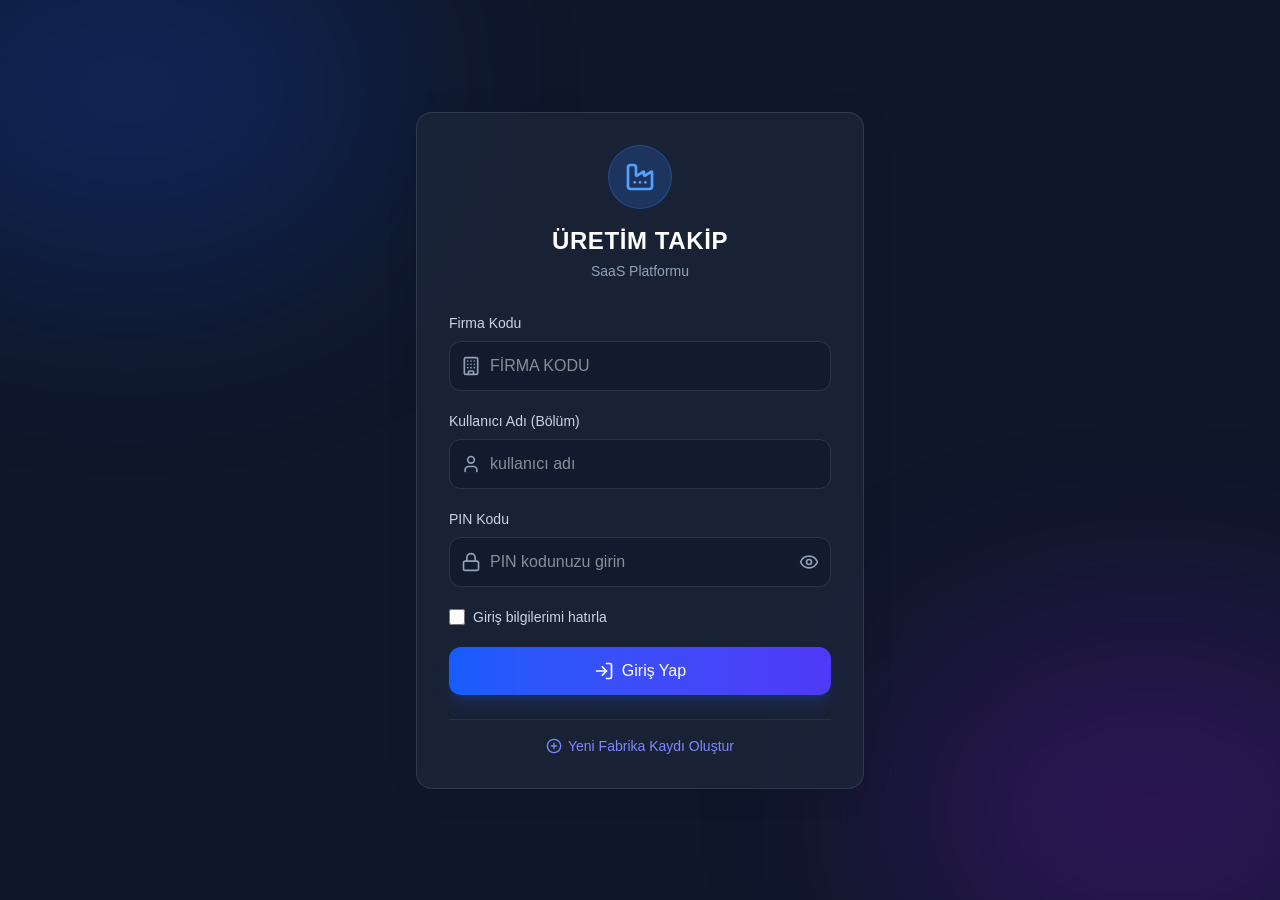
<file: index.html>
<!DOCTYPE html><html lang="tr"><head><meta charSet="utf-8"/><meta name="viewport" content="width=device-width, initial-scale=1, maximum-scale=1, user-scalable=no"/><link rel="stylesheet" href="/_next/static/chunks/0etiify432lyn.css" data-precedence="next"/><link rel="preload" as="script" fetchPriority="low" href="/_next/static/chunks/01dkdyukbdpqq.js"/><script src="/_next/static/chunks/07-hzktxqjvzd.js" async=""></script><script src="/_next/static/chunks/1ltdhno-lxatd.js" async=""></script><script src="/_next/static/chunks/3rxl-jt3pdxgx.js" async=""></script><script src="/_next/static/chunks/turbopack-3tzmx4u3dbt1s.js" async=""></script><script src="/_next/static/chunks/05-c3ty_6dwfk.js" async=""></script><script src="/_next/static/chunks/14mrh2-p_w84d.js" async=""></script><script src="/_next/static/chunks/31d7ksk1g7bws.js" async=""></script><script src="/_next/static/chunks/0p_9syrds5fxc.js" async=""></script><meta name="theme-color" content="#4f46e5"/><title>Serenat Üretim Takip</title><meta name="description" content="Serenat Fabrikası Üretim ve Zayiat Takip Sistemi"/><link rel="manifest" href="/manifest.json"/><meta name="mobile-web-app-capable" content="yes"/><meta name="apple-mobile-web-app-title" content="Serenat"/><meta name="apple-mobile-web-app-status-bar-style" content="default"/><link rel="icon" href="/favicon.ico?favicon.2vob68tjqpejf.ico" sizes="256x256" type="image/x-icon"/><link rel="icon" href="/icon-192x192.png" sizes="192x192" type="image/png"/><link rel="icon" href="/icon-512x512.png" sizes="512x512" type="image/png"/><link rel="apple-touch-icon" href="/apple-touch-icon.png"/><script src="/_next/static/chunks/0cz1d0mv5g_q7.js" noModule=""></script></head><body><div hidden=""><!--$--><!--/$--></div><div class="min-h-screen flex items-center justify-center p-4 relative overflow-hidden"><div class="absolute top-[-10%] left-[-10%] w-[40%] h-[40%] rounded-full bg-blue-600/20 blur-[100px] pointer-events-none"></div><div class="absolute bottom-[-10%] right-[-10%] w-[40%] h-[40%] rounded-full bg-purple-600/20 blur-[100px] pointer-events-none"></div><div class="glass-panel w-full max-w-md rounded-2xl p-8 relative z-10"><div class="text-center mb-8"><div class="mx-auto bg-blue-500/20 w-16 h-16 rounded-full flex items-center justify-center mb-4 border border-blue-500/30"><svg xmlns="http://www.w3.org/2000/svg" width="24" height="24" viewBox="0 0 24 24" fill="none" stroke="currentColor" stroke-width="2" stroke-linecap="round" stroke-linejoin="round" class="lucide lucide-factory w-8 h-8 text-blue-400" aria-hidden="true"><path d="M12 16h.01"></path><path d="M16 16h.01"></path><path d="M3 19a2 2 0 0 0 2 2h14a2 2 0 0 0 2-2V8.5a.5.5 0 0 0-.769-.422l-4.462 2.844A.5.5 0 0 1 15 10.5v-2a.5.5 0 0 0-.769-.422L9.77 10.922A.5.5 0 0 1 9 10.5V5a2 2 0 0 0-2-2H5a2 2 0 0 0-2 2z"></path><path d="M8 16h.01"></path></svg></div><h1 class="text-2xl font-bold text-white tracking-wide">ÜRETİM TAKİP</h1><p class="text-slate-400 text-sm mt-1">SaaS Platformu</p></div><form class="space-y-5"><div><label class="block text-slate-300 text-sm font-medium mb-2">Firma Kodu</label><div class="relative"><div class="absolute inset-y-0 left-0 pl-3 flex items-center pointer-events-none"><svg xmlns="http://www.w3.org/2000/svg" width="24" height="24" viewBox="0 0 24 24" fill="none" stroke="currentColor" stroke-width="2" stroke-linecap="round" stroke-linejoin="round" class="lucide lucide-building h-5 w-5 text-slate-400" aria-hidden="true"><path d="M12 10h.01"></path><path d="M12 14h.01"></path><path d="M12 6h.01"></path><path d="M16 10h.01"></path><path d="M16 14h.01"></path><path d="M16 6h.01"></path><path d="M8 10h.01"></path><path d="M8 14h.01"></path><path d="M8 6h.01"></path><path d="M9 22v-3a1 1 0 0 1 1-1h4a1 1 0 0 1 1 1v3"></path><rect x="4" y="2" width="16" height="20" rx="2"></rect></svg></div><input type="text" class="glass-input w-full pl-10 p-3 rounded-xl uppercase" placeholder="Firma Kodu" required="" value=""/></div></div><div><label class="block text-slate-300 text-sm font-medium mb-2">Kullanıcı Adı (Bölüm)</label><div class="relative"><div class="absolute inset-y-0 left-0 pl-3 flex items-center pointer-events-none"><svg xmlns="http://www.w3.org/2000/svg" width="24" height="24" viewBox="0 0 24 24" fill="none" stroke="currentColor" stroke-width="2" stroke-linecap="round" stroke-linejoin="round" class="lucide lucide-user h-5 w-5 text-slate-400" aria-hidden="true"><path d="M19 21v-2a4 4 0 0 0-4-4H9a4 4 0 0 0-4 4v2"></path><circle cx="12" cy="7" r="4"></circle></svg></div><input type="text" class="glass-input w-full pl-10 p-3 rounded-xl lowercase" placeholder="Kullanıcı Adı" required="" value=""/></div></div><div><label class="block text-slate-300 text-sm font-medium mb-2">PIN Kodu</label><div class="relative"><div class="absolute inset-y-0 left-0 pl-3 flex items-center pointer-events-none"><svg xmlns="http://www.w3.org/2000/svg" width="24" height="24" viewBox="0 0 24 24" fill="none" stroke="currentColor" stroke-width="2" stroke-linecap="round" stroke-linejoin="round" class="lucide lucide-lock h-5 w-5 text-slate-400" aria-hidden="true"><rect width="18" height="11" x="3" y="11" rx="2" ry="2"></rect><path d="M7 11V7a5 5 0 0 1 10 0v4"></path></svg></div><input type="password" autoCapitalize="none" autoCorrect="off" spellCheck="false" class="glass-input w-full pl-10 pr-10 p-3 rounded-xl" placeholder="PIN kodunuzu girin" required="" value=""/><button type="button" aria-label="PIN göster" class="absolute inset-y-0 right-0 pr-3 flex items-center text-slate-400 hover:text-slate-200 transition-colors"><svg xmlns="http://www.w3.org/2000/svg" width="24" height="24" viewBox="0 0 24 24" fill="none" stroke="currentColor" stroke-width="2" stroke-linecap="round" stroke-linejoin="round" class="lucide lucide-eye h-5 w-5" aria-hidden="true"><path d="M2.062 12.348a1 1 0 0 1 0-.696 10.75 10.75 0 0 1 19.876 0 1 1 0 0 1 0 .696 10.75 10.75 0 0 1-19.876 0"></path><circle cx="12" cy="12" r="3"></circle></svg></button></div></div><div class="flex items-center mt-4"><input type="checkbox" id="beniHatirla" class="w-4 h-4 rounded border-slate-700 bg-slate-800 text-blue-600 focus:ring-blue-600 focus:ring-offset-slate-900"/><label for="beniHatirla" class="ml-2 text-sm text-slate-300 cursor-pointer">Giriş bilgilerimi hatırla</label></div><button type="submit" class="w-full bg-gradient-to-r from-blue-600 to-indigo-600 hover:from-blue-500 hover:to-indigo-500 text-white font-medium py-3 rounded-xl transition-all duration-300 shadow-lg shadow-blue-900/50 flex items-center justify-center disabled:opacity-50 mt-4"><svg xmlns="http://www.w3.org/2000/svg" width="24" height="24" viewBox="0 0 24 24" fill="none" stroke="currentColor" stroke-width="2" stroke-linecap="round" stroke-linejoin="round" class="lucide lucide-log-in w-5 h-5 mr-2" aria-hidden="true"><path d="m10 17 5-5-5-5"></path><path d="M15 12H3"></path><path d="M15 3h4a2 2 0 0 1 2 2v14a2 2 0 0 1-2 2h-4"></path></svg>Giriş Yap</button><div class="pt-4 text-center border-t border-slate-700/50 mt-6"><button type="button" class="text-indigo-400 hover:text-indigo-300 text-sm font-medium flex items-center justify-center mx-auto transition-colors"><svg xmlns="http://www.w3.org/2000/svg" width="24" height="24" viewBox="0 0 24 24" fill="none" stroke="currentColor" stroke-width="2" stroke-linecap="round" stroke-linejoin="round" class="lucide lucide-circle-plus w-4 h-4 mr-1.5" aria-hidden="true"><circle cx="12" cy="12" r="10"></circle><path d="M8 12h8"></path><path d="M12 8v8"></path></svg> Yeni Fabrika Kaydı Oluştur</button></div></form></div></div><!--$--><!--/$--><script src="/_next/static/chunks/01dkdyukbdpqq.js" id="_R_" async=""></script><script>(self.__next_f=self.__next_f||[]).push([0])</script><script>self.__next_f.push([1,"1:\"$Sreact.fragment\"\n2:I[39756,[\"/_next/static/chunks/05-c3ty_6dwfk.js\",\"/_next/static/chunks/14mrh2-p_w84d.js\"],\"default\"]\n3:I[37457,[\"/_next/static/chunks/05-c3ty_6dwfk.js\",\"/_next/static/chunks/14mrh2-p_w84d.js\"],\"default\"]\n4:I[47257,[\"/_next/static/chunks/05-c3ty_6dwfk.js\",\"/_next/static/chunks/14mrh2-p_w84d.js\"],\"ClientPageRoot\"]\n5:I[74647,[\"/_next/static/chunks/05-c3ty_6dwfk.js\",\"/_next/static/chunks/14mrh2-p_w84d.js\",\"/_next/static/chunks/31d7ksk1g7bws.js\",\"/_next/static/chunks/0p_9syrds5fxc.js\"],\"default\"]\n8:I[97367,[\"/_next/static/chunks/05-c3ty_6dwfk.js\",\"/_next/static/chunks/14mrh2-p_w84d.js\"],\"OutletBoundary\"]\n9:\"$Sreact.suspense\"\nb:I[97367,[\"/_next/static/chunks/05-c3ty_6dwfk.js\",\"/_next/static/chunks/14mrh2-p_w84d.js\"],\"ViewportBoundary\"]\nd:I[97367,[\"/_next/static/chunks/05-c3ty_6dwfk.js\",\"/_next/static/chunks/14mrh2-p_w84d.js\"],\"MetadataBoundary\"]\nf:I[68027,[\"/_next/static/chunks/05-c3ty_6dwfk.js\",\"/_next/static/chunks/14mrh2-p_w84d.js\"],\"default\",1]\n:HL[\"/_next/static/chunks/0etiify432lyn.css\",\"style\"]\n"])</script><script>self.__next_f.push([1,"0:{\"P\":null,\"c\":[\"\",\"\"],\"q\":\"\",\"i\":false,\"f\":[[[\"\",{\"children\":[\"__PAGE__\",{}]},\"$undefined\",\"$undefined\",16],[[\"$\",\"$1\",\"c\",{\"children\":[[[\"$\",\"link\",\"0\",{\"rel\":\"stylesheet\",\"href\":\"/_next/static/chunks/0etiify432lyn.css\",\"precedence\":\"next\",\"crossOrigin\":\"$undefined\",\"nonce\":\"$undefined\"}],[\"$\",\"script\",\"script-0\",{\"src\":\"/_next/static/chunks/05-c3ty_6dwfk.js\",\"async\":true,\"nonce\":\"$undefined\"}],[\"$\",\"script\",\"script-1\",{\"src\":\"/_next/static/chunks/14mrh2-p_w84d.js\",\"async\":true,\"nonce\":\"$undefined\"}]],[\"$\",\"html\",null,{\"lang\":\"tr\",\"children\":[\"$\",\"body\",null,{\"children\":[\"$\",\"$L2\",null,{\"parallelRouterKey\":\"children\",\"error\":\"$undefined\",\"errorStyles\":\"$undefined\",\"errorScripts\":\"$undefined\",\"template\":[\"$\",\"$L3\",null,{}],\"templateStyles\":\"$undefined\",\"templateScripts\":\"$undefined\",\"notFound\":[[[\"$\",\"title\",null,{\"children\":\"404: This page could not be found.\"}],[\"$\",\"div\",null,{\"style\":{\"fontFamily\":\"system-ui,\\\"Segoe UI\\\",Roboto,Helvetica,Arial,sans-serif,\\\"Apple Color Emoji\\\",\\\"Segoe UI Emoji\\\"\",\"height\":\"100vh\",\"textAlign\":\"center\",\"display\":\"flex\",\"flexDirection\":\"column\",\"alignItems\":\"center\",\"justifyContent\":\"center\"},\"children\":[\"$\",\"div\",null,{\"children\":[[\"$\",\"style\",null,{\"dangerouslySetInnerHTML\":{\"__html\":\"body{color:#000;background:#fff;margin:0}.next-error-h1{border-right:1px solid rgba(0,0,0,.3)}@media (prefers-color-scheme:dark){body{color:#fff;background:#000}.next-error-h1{border-right:1px solid rgba(255,255,255,.3)}}\"}}],[\"$\",\"h1\",null,{\"className\":\"next-error-h1\",\"style\":{\"display\":\"inline-block\",\"margin\":\"0 20px 0 0\",\"padding\":\"0 23px 0 0\",\"fontSize\":24,\"fontWeight\":500,\"verticalAlign\":\"top\",\"lineHeight\":\"49px\"},\"children\":404}],[\"$\",\"div\",null,{\"style\":{\"display\":\"inline-block\"},\"children\":[\"$\",\"h2\",null,{\"style\":{\"fontSize\":14,\"fontWeight\":400,\"lineHeight\":\"49px\",\"margin\":0},\"children\":\"This page could not be found.\"}]}]]}]}]],[]],\"forbidden\":\"$undefined\",\"unauthorized\":\"$undefined\"}]}]}]]}],{\"children\":[[\"$\",\"$1\",\"c\",{\"children\":[[\"$\",\"$L4\",null,{\"Component\":\"$5\",\"serverProvidedParams\":{\"searchParams\":{},\"params\":{},\"promises\":[\"$@6\",\"$@7\"]}}],[[\"$\",\"script\",\"script-0\",{\"src\":\"/_next/static/chunks/31d7ksk1g7bws.js\",\"async\":true,\"nonce\":\"$undefined\"}],[\"$\",\"script\",\"script-1\",{\"src\":\"/_next/static/chunks/0p_9syrds5fxc.js\",\"async\":true,\"nonce\":\"$undefined\"}]],[\"$\",\"$L8\",null,{\"children\":[\"$\",\"$9\",null,{\"name\":\"Next.MetadataOutlet\",\"children\":\"$@a\"}]}]]}],{},null,false,null]},null,false,null],[\"$\",\"$1\",\"h\",{\"children\":[null,[\"$\",\"$Lb\",null,{\"children\":\"$Lc\"}],[\"$\",\"div\",null,{\"hidden\":true,\"children\":[\"$\",\"$Ld\",null,{\"children\":[\"$\",\"$9\",null,{\"name\":\"Next.Metadata\",\"children\":\"$Le\"}]}]}],null]}],false]],\"m\":\"$undefined\",\"G\":[\"$f\",[[\"$\",\"link\",\"0\",{\"rel\":\"stylesheet\",\"href\":\"/_next/static/chunks/0etiify432lyn.css\",\"precedence\":\"next\",\"crossOrigin\":\"$undefined\",\"nonce\":\"$undefined\"}]]],\"S\":true,\"h\":null,\"s\":\"$undefined\",\"l\":\"$undefined\",\"p\":\"$undefined\",\"d\":\"$undefined\",\"b\":\"rfSVCJnDaLWXnqxD7xX3D\"}\n"])</script><script>self.__next_f.push([1,"6:{}\n7:\"$0:f:0:1:1:children:0:props:children:0:props:serverProvidedParams:params\"\n"])</script><script>self.__next_f.push([1,"c:[[\"$\",\"meta\",\"0\",{\"charSet\":\"utf-8\"}],[\"$\",\"meta\",\"1\",{\"name\":\"viewport\",\"content\":\"width=device-width, initial-scale=1, maximum-scale=1, user-scalable=no\"}],[\"$\",\"meta\",\"2\",{\"name\":\"theme-color\",\"content\":\"#4f46e5\"}]]\n"])</script><script>self.__next_f.push([1,"10:I[27201,[\"/_next/static/chunks/05-c3ty_6dwfk.js\",\"/_next/static/chunks/14mrh2-p_w84d.js\"],\"IconMark\"]\na:null\ne:[[\"$\",\"title\",\"0\",{\"children\":\"Serenat Üretim Takip\"}],[\"$\",\"meta\",\"1\",{\"name\":\"description\",\"content\":\"Serenat Fabrikası Üretim ve Zayiat Takip Sistemi\"}],[\"$\",\"link\",\"2\",{\"rel\":\"manifest\",\"href\":\"/manifest.json\",\"crossOrigin\":\"$undefined\"}],[\"$\",\"meta\",\"3\",{\"name\":\"mobile-web-app-capable\",\"content\":\"yes\"}],[\"$\",\"meta\",\"4\",{\"name\":\"apple-mobile-web-app-title\",\"content\":\"Serenat\"}],[\"$\",\"meta\",\"5\",{\"name\":\"apple-mobile-web-app-status-bar-style\",\"content\":\"default\"}],[\"$\",\"link\",\"6\",{\"rel\":\"icon\",\"href\":\"/favicon.ico?favicon.2vob68tjqpejf.ico\",\"sizes\":\"256x256\",\"type\":\"image/x-icon\"}],[\"$\",\"link\",\"7\",{\"rel\":\"icon\",\"href\":\"/icon-192x192.png\",\"sizes\":\"192x192\",\"type\":\"image/png\"}],[\"$\",\"link\",\"8\",{\"rel\":\"icon\",\"href\":\"/icon-512x512.png\",\"sizes\":\"512x512\",\"type\":\"image/png\"}],[\"$\",\"link\",\"9\",{\"rel\":\"apple-touch-icon\",\"href\":\"/apple-touch-icon.png\"}],[\"$\",\"$L10\",\"10\",{}]]\n"])</script></body></html>
</file>
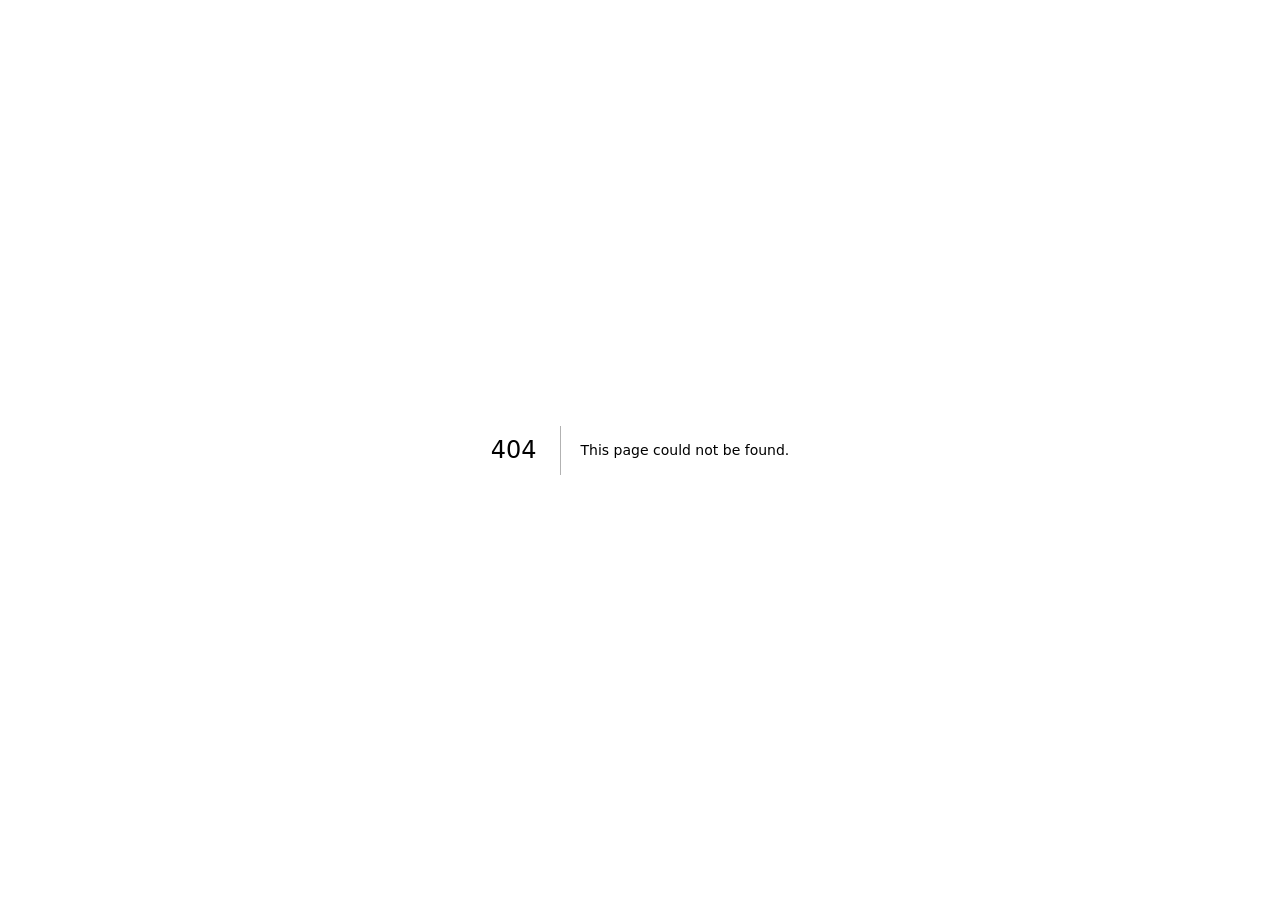
<file: 404/index.html>
<!DOCTYPE html><html lang="tr"><head><meta charSet="utf-8"/><meta name="viewport" content="width=device-width, initial-scale=1, maximum-scale=1, user-scalable=no"/><link rel="stylesheet" href="/_next/static/chunks/0etiify432lyn.css" data-precedence="next"/><link rel="preload" as="script" fetchPriority="low" href="/_next/static/chunks/01dkdyukbdpqq.js"/><script src="/_next/static/chunks/07-hzktxqjvzd.js" async=""></script><script src="/_next/static/chunks/1ltdhno-lxatd.js" async=""></script><script src="/_next/static/chunks/3rxl-jt3pdxgx.js" async=""></script><script src="/_next/static/chunks/turbopack-3tzmx4u3dbt1s.js" async=""></script><script src="/_next/static/chunks/05-c3ty_6dwfk.js" async=""></script><script src="/_next/static/chunks/14mrh2-p_w84d.js" async=""></script><meta name="robots" content="noindex"/><title>404: This page could not be found.</title><meta name="theme-color" content="#4f46e5"/><title>Serenat Üretim Takip</title><meta name="description" content="Serenat Fabrikası Üretim ve Zayiat Takip Sistemi"/><link rel="manifest" href="/manifest.json"/><meta name="mobile-web-app-capable" content="yes"/><meta name="apple-mobile-web-app-title" content="Serenat"/><meta name="apple-mobile-web-app-status-bar-style" content="default"/><link rel="icon" href="/favicon.ico?favicon.2vob68tjqpejf.ico" sizes="256x256" type="image/x-icon"/><link rel="icon" href="/icon-192x192.png" sizes="192x192" type="image/png"/><link rel="icon" href="/icon-512x512.png" sizes="512x512" type="image/png"/><link rel="apple-touch-icon" href="/apple-touch-icon.png"/><script src="/_next/static/chunks/0cz1d0mv5g_q7.js" noModule=""></script></head><body><div hidden=""><!--$--><!--/$--></div><div style="font-family:system-ui,&quot;Segoe UI&quot;,Roboto,Helvetica,Arial,sans-serif,&quot;Apple Color Emoji&quot;,&quot;Segoe UI Emoji&quot;;height:100vh;text-align:center;display:flex;flex-direction:column;align-items:center;justify-content:center"><div><style>body{color:#000;background:#fff;margin:0}.next-error-h1{border-right:1px solid rgba(0,0,0,.3)}@media (prefers-color-scheme:dark){body{color:#fff;background:#000}.next-error-h1{border-right:1px solid rgba(255,255,255,.3)}}</style><h1 class="next-error-h1" style="display:inline-block;margin:0 20px 0 0;padding:0 23px 0 0;font-size:24px;font-weight:500;vertical-align:top;line-height:49px">404</h1><div style="display:inline-block"><h2 style="font-size:14px;font-weight:400;line-height:49px;margin:0">This page could not be found.</h2></div></div></div><!--$--><!--/$--><script src="/_next/static/chunks/01dkdyukbdpqq.js" id="_R_" async=""></script><script>(self.__next_f=self.__next_f||[]).push([0])</script><script>self.__next_f.push([1,"1:\"$Sreact.fragment\"\n2:I[39756,[\"/_next/static/chunks/05-c3ty_6dwfk.js\",\"/_next/static/chunks/14mrh2-p_w84d.js\"],\"default\"]\n3:I[37457,[\"/_next/static/chunks/05-c3ty_6dwfk.js\",\"/_next/static/chunks/14mrh2-p_w84d.js\"],\"default\"]\n4:I[97367,[\"/_next/static/chunks/05-c3ty_6dwfk.js\",\"/_next/static/chunks/14mrh2-p_w84d.js\"],\"OutletBoundary\"]\n5:\"$Sreact.suspense\"\n8:I[97367,[\"/_next/static/chunks/05-c3ty_6dwfk.js\",\"/_next/static/chunks/14mrh2-p_w84d.js\"],\"ViewportBoundary\"]\na:I[97367,[\"/_next/static/chunks/05-c3ty_6dwfk.js\",\"/_next/static/chunks/14mrh2-p_w84d.js\"],\"MetadataBoundary\"]\nc:I[68027,[\"/_next/static/chunks/05-c3ty_6dwfk.js\",\"/_next/static/chunks/14mrh2-p_w84d.js\"],\"default\",1]\n:HL[\"/_next/static/chunks/0etiify432lyn.css\",\"style\"]\n"])</script><script>self.__next_f.push([1,"0:{\"P\":null,\"c\":[\"\",\"_not-found\",\"\"],\"q\":\"\",\"i\":false,\"f\":[[[\"\",{\"children\":[\"/_not-found\",{\"children\":[\"__PAGE__\",{}]}]},\"$undefined\",\"$undefined\",16],[[\"$\",\"$1\",\"c\",{\"children\":[[[\"$\",\"link\",\"0\",{\"rel\":\"stylesheet\",\"href\":\"/_next/static/chunks/0etiify432lyn.css\",\"precedence\":\"next\",\"crossOrigin\":\"$undefined\",\"nonce\":\"$undefined\"}],[\"$\",\"script\",\"script-0\",{\"src\":\"/_next/static/chunks/05-c3ty_6dwfk.js\",\"async\":true,\"nonce\":\"$undefined\"}],[\"$\",\"script\",\"script-1\",{\"src\":\"/_next/static/chunks/14mrh2-p_w84d.js\",\"async\":true,\"nonce\":\"$undefined\"}]],[\"$\",\"html\",null,{\"lang\":\"tr\",\"children\":[\"$\",\"body\",null,{\"children\":[\"$\",\"$L2\",null,{\"parallelRouterKey\":\"children\",\"error\":\"$undefined\",\"errorStyles\":\"$undefined\",\"errorScripts\":\"$undefined\",\"template\":[\"$\",\"$L3\",null,{}],\"templateStyles\":\"$undefined\",\"templateScripts\":\"$undefined\",\"notFound\":[[[\"$\",\"title\",null,{\"children\":\"404: This page could not be found.\"}],[\"$\",\"div\",null,{\"style\":{\"fontFamily\":\"system-ui,\\\"Segoe UI\\\",Roboto,Helvetica,Arial,sans-serif,\\\"Apple Color Emoji\\\",\\\"Segoe UI Emoji\\\"\",\"height\":\"100vh\",\"textAlign\":\"center\",\"display\":\"flex\",\"flexDirection\":\"column\",\"alignItems\":\"center\",\"justifyContent\":\"center\"},\"children\":[\"$\",\"div\",null,{\"children\":[[\"$\",\"style\",null,{\"dangerouslySetInnerHTML\":{\"__html\":\"body{color:#000;background:#fff;margin:0}.next-error-h1{border-right:1px solid rgba(0,0,0,.3)}@media (prefers-color-scheme:dark){body{color:#fff;background:#000}.next-error-h1{border-right:1px solid rgba(255,255,255,.3)}}\"}}],[\"$\",\"h1\",null,{\"className\":\"next-error-h1\",\"style\":{\"display\":\"inline-block\",\"margin\":\"0 20px 0 0\",\"padding\":\"0 23px 0 0\",\"fontSize\":24,\"fontWeight\":500,\"verticalAlign\":\"top\",\"lineHeight\":\"49px\"},\"children\":404}],[\"$\",\"div\",null,{\"style\":{\"display\":\"inline-block\"},\"children\":[\"$\",\"h2\",null,{\"style\":{\"fontSize\":14,\"fontWeight\":400,\"lineHeight\":\"49px\",\"margin\":0},\"children\":\"This page could not be found.\"}]}]]}]}]],[]],\"forbidden\":\"$undefined\",\"unauthorized\":\"$undefined\"}]}]}]]}],{\"children\":[[\"$\",\"$1\",\"c\",{\"children\":[null,[\"$\",\"$L2\",null,{\"parallelRouterKey\":\"children\",\"error\":\"$undefined\",\"errorStyles\":\"$undefined\",\"errorScripts\":\"$undefined\",\"template\":[\"$\",\"$L3\",null,{}],\"templateStyles\":\"$undefined\",\"templateScripts\":\"$undefined\",\"notFound\":\"$undefined\",\"forbidden\":\"$undefined\",\"unauthorized\":\"$undefined\"}]]}],{\"children\":[[\"$\",\"$1\",\"c\",{\"children\":[[[\"$\",\"title\",null,{\"children\":\"404: This page could not be found.\"}],[\"$\",\"div\",null,{\"style\":\"$0:f:0:1:0:props:children:1:props:children:props:children:props:notFound:0:1:props:style\",\"children\":[\"$\",\"div\",null,{\"children\":[[\"$\",\"style\",null,{\"dangerouslySetInnerHTML\":{\"__html\":\"body{color:#000;background:#fff;margin:0}.next-error-h1{border-right:1px solid rgba(0,0,0,.3)}@media (prefers-color-scheme:dark){body{color:#fff;background:#000}.next-error-h1{border-right:1px solid rgba(255,255,255,.3)}}\"}}],[\"$\",\"h1\",null,{\"className\":\"next-error-h1\",\"style\":\"$0:f:0:1:0:props:children:1:props:children:props:children:props:notFound:0:1:props:children:props:children:1:props:style\",\"children\":404}],[\"$\",\"div\",null,{\"style\":\"$0:f:0:1:0:props:children:1:props:children:props:children:props:notFound:0:1:props:children:props:children:2:props:style\",\"children\":[\"$\",\"h2\",null,{\"style\":\"$0:f:0:1:0:props:children:1:props:children:props:children:props:notFound:0:1:props:children:props:children:2:props:children:props:style\",\"children\":\"This page could not be found.\"}]}]]}]}]],null,[\"$\",\"$L4\",null,{\"children\":[\"$\",\"$5\",null,{\"name\":\"Next.MetadataOutlet\",\"children\":\"$@6\"}]}]]}],{},null,false,null]},null,false,\"$@7\"]},null,false,null],[\"$\",\"$1\",\"h\",{\"children\":[[\"$\",\"meta\",null,{\"name\":\"robots\",\"content\":\"noindex\"}],[\"$\",\"$L8\",null,{\"children\":\"$L9\"}],[\"$\",\"div\",null,{\"hidden\":true,\"children\":[\"$\",\"$La\",null,{\"children\":[\"$\",\"$5\",null,{\"name\":\"Next.Metadata\",\"children\":\"$Lb\"}]}]}],null]}],false]],\"m\":\"$undefined\",\"G\":[\"$c\",[[\"$\",\"link\",\"0\",{\"rel\":\"stylesheet\",\"href\":\"/_next/static/chunks/0etiify432lyn.css\",\"precedence\":\"next\",\"crossOrigin\":\"$undefined\",\"nonce\":\"$undefined\"}]]],\"S\":true,\"h\":null,\"s\":\"$undefined\",\"l\":\"$undefined\",\"p\":\"$undefined\",\"d\":\"$undefined\",\"b\":\"rfSVCJnDaLWXnqxD7xX3D\"}\n"])</script><script>self.__next_f.push([1,"d:[]\n7:\"$Wd\"\n"])</script><script>self.__next_f.push([1,"9:[[\"$\",\"meta\",\"0\",{\"charSet\":\"utf-8\"}],[\"$\",\"meta\",\"1\",{\"name\":\"viewport\",\"content\":\"width=device-width, initial-scale=1, maximum-scale=1, user-scalable=no\"}],[\"$\",\"meta\",\"2\",{\"name\":\"theme-color\",\"content\":\"#4f46e5\"}]]\n"])</script><script>self.__next_f.push([1,"e:I[27201,[\"/_next/static/chunks/05-c3ty_6dwfk.js\",\"/_next/static/chunks/14mrh2-p_w84d.js\"],\"IconMark\"]\n6:null\nb:[[\"$\",\"title\",\"0\",{\"children\":\"Serenat Üretim Takip\"}],[\"$\",\"meta\",\"1\",{\"name\":\"description\",\"content\":\"Serenat Fabrikası Üretim ve Zayiat Takip Sistemi\"}],[\"$\",\"link\",\"2\",{\"rel\":\"manifest\",\"href\":\"/manifest.json\",\"crossOrigin\":\"$undefined\"}],[\"$\",\"meta\",\"3\",{\"name\":\"mobile-web-app-capable\",\"content\":\"yes\"}],[\"$\",\"meta\",\"4\",{\"name\":\"apple-mobile-web-app-title\",\"content\":\"Serenat\"}],[\"$\",\"meta\",\"5\",{\"name\":\"apple-mobile-web-app-status-bar-style\",\"content\":\"default\"}],[\"$\",\"link\",\"6\",{\"rel\":\"icon\",\"href\":\"/favicon.ico?favicon.2vob68tjqpejf.ico\",\"sizes\":\"256x256\",\"type\":\"image/x-icon\"}],[\"$\",\"link\",\"7\",{\"rel\":\"icon\",\"href\":\"/icon-192x192.png\",\"sizes\":\"192x192\",\"type\":\"image/png\"}],[\"$\",\"link\",\"8\",{\"rel\":\"icon\",\"href\":\"/icon-512x512.png\",\"sizes\":\"512x512\",\"type\":\"image/png\"}],[\"$\",\"link\",\"9\",{\"rel\":\"apple-touch-icon\",\"href\":\"/apple-touch-icon.png\"}],[\"$\",\"$Le\",\"10\",{}]]\n"])</script></body></html>
</file>
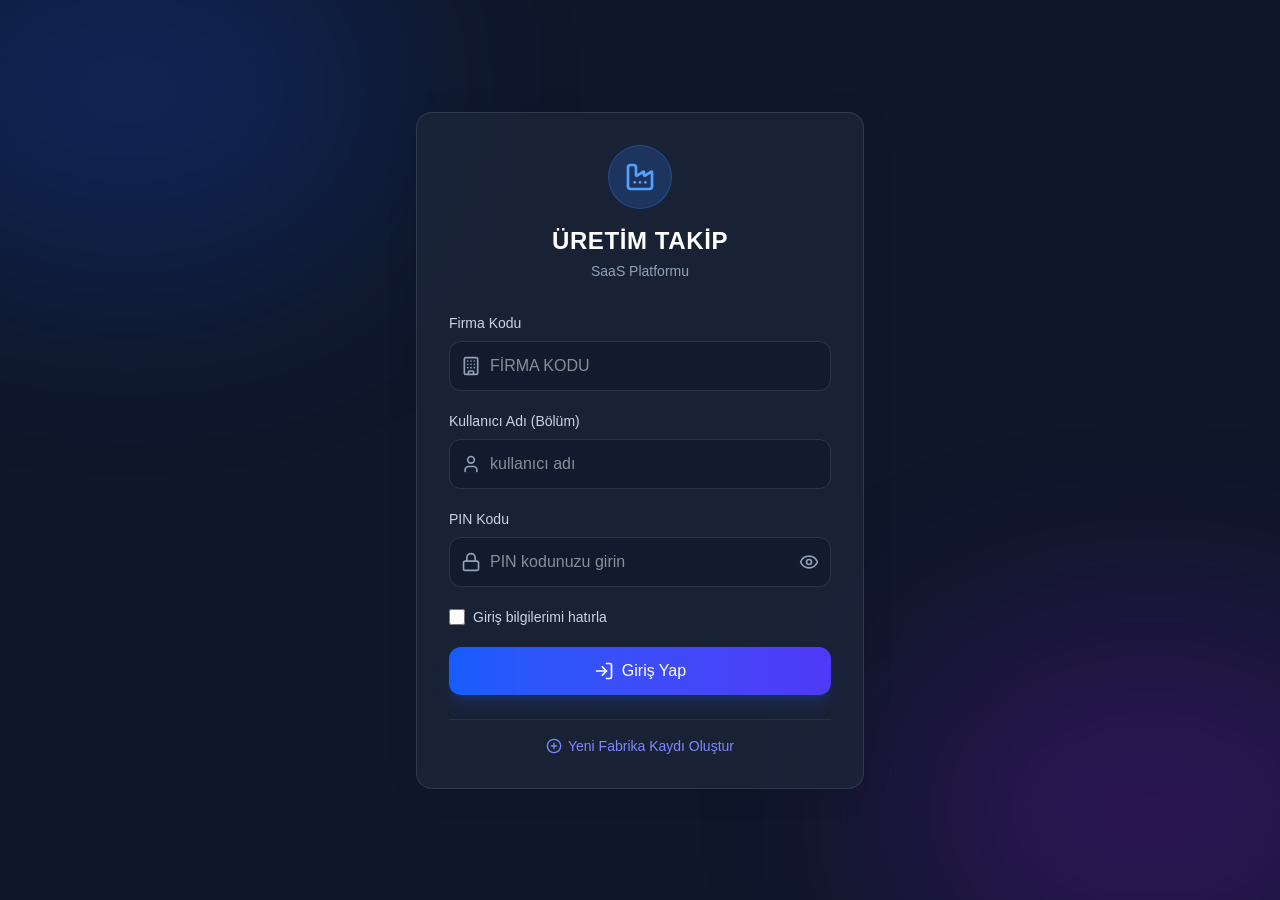
<file: admin/index.html>
<!DOCTYPE html><html lang="tr"><head><meta charSet="utf-8"/><meta name="viewport" content="width=device-width, initial-scale=1, maximum-scale=1, user-scalable=no"/><link rel="stylesheet" href="/_next/static/chunks/0etiify432lyn.css" data-precedence="next"/><link rel="preload" as="script" fetchPriority="low" href="/_next/static/chunks/01dkdyukbdpqq.js"/><script src="/_next/static/chunks/07-hzktxqjvzd.js" async=""></script><script src="/_next/static/chunks/1ltdhno-lxatd.js" async=""></script><script src="/_next/static/chunks/3rxl-jt3pdxgx.js" async=""></script><script src="/_next/static/chunks/turbopack-3tzmx4u3dbt1s.js" async=""></script><script src="/_next/static/chunks/05-c3ty_6dwfk.js" async=""></script><script src="/_next/static/chunks/14mrh2-p_w84d.js" async=""></script><script src="/_next/static/chunks/44djj5ol2kvo0.js" async=""></script><script src="/_next/static/chunks/0p_9syrds5fxc.js" async=""></script><script src="/_next/static/chunks/3rk6qs3esg6qq.js" async=""></script><meta name="theme-color" content="#4f46e5"/><title>Serenat Üretim Takip</title><meta name="description" content="Serenat Fabrikası Üretim ve Zayiat Takip Sistemi"/><link rel="manifest" href="/manifest.json"/><meta name="mobile-web-app-capable" content="yes"/><meta name="apple-mobile-web-app-title" content="Serenat"/><meta name="apple-mobile-web-app-status-bar-style" content="default"/><link rel="icon" href="/favicon.ico?favicon.2vob68tjqpejf.ico" sizes="256x256" type="image/x-icon"/><link rel="icon" href="/icon-192x192.png" sizes="192x192" type="image/png"/><link rel="icon" href="/icon-512x512.png" sizes="512x512" type="image/png"/><link rel="apple-touch-icon" href="/apple-touch-icon.png"/><script src="/_next/static/chunks/0cz1d0mv5g_q7.js" noModule=""></script></head><body><div hidden=""><!--$--><!--/$--></div><div class="min-h-screen flex items-center justify-center text-white">Yükleniyor...</div><!--$--><!--/$--><script src="/_next/static/chunks/01dkdyukbdpqq.js" id="_R_" async=""></script><script>(self.__next_f=self.__next_f||[]).push([0])</script><script>self.__next_f.push([1,"1:\"$Sreact.fragment\"\n2:I[39756,[\"/_next/static/chunks/05-c3ty_6dwfk.js\",\"/_next/static/chunks/14mrh2-p_w84d.js\"],\"default\"]\n3:I[37457,[\"/_next/static/chunks/05-c3ty_6dwfk.js\",\"/_next/static/chunks/14mrh2-p_w84d.js\"],\"default\"]\n4:I[47257,[\"/_next/static/chunks/05-c3ty_6dwfk.js\",\"/_next/static/chunks/14mrh2-p_w84d.js\"],\"ClientPageRoot\"]\n5:I[22547,[\"/_next/static/chunks/05-c3ty_6dwfk.js\",\"/_next/static/chunks/14mrh2-p_w84d.js\",\"/_next/static/chunks/44djj5ol2kvo0.js\",\"/_next/static/chunks/0p_9syrds5fxc.js\",\"/_next/static/chunks/3rk6qs3esg6qq.js\"],\"default\"]\n8:I[97367,[\"/_next/static/chunks/05-c3ty_6dwfk.js\",\"/_next/static/chunks/14mrh2-p_w84d.js\"],\"OutletBoundary\"]\n9:\"$Sreact.suspense\"\nc:I[97367,[\"/_next/static/chunks/05-c3ty_6dwfk.js\",\"/_next/static/chunks/14mrh2-p_w84d.js\"],\"ViewportBoundary\"]\ne:I[97367,[\"/_next/static/chunks/05-c3ty_6dwfk.js\",\"/_next/static/chunks/14mrh2-p_w84d.js\"],\"MetadataBoundary\"]\n10:I[68027,[\"/_next/static/chunks/05-c3ty_6dwfk.js\",\"/_next/static/chunks/14mrh2-p_w84d.js\"],\"default\",1]\n:HL[\"/_next/static/chunks/0etiify432lyn.css\",\"style\"]\n"])</script><script>self.__next_f.push([1,"0:{\"P\":null,\"c\":[\"\",\"admin\",\"\"],\"q\":\"\",\"i\":false,\"f\":[[[\"\",{\"children\":[\"admin\",{\"children\":[\"__PAGE__\",{}]}]},\"$undefined\",\"$undefined\",16],[[\"$\",\"$1\",\"c\",{\"children\":[[[\"$\",\"link\",\"0\",{\"rel\":\"stylesheet\",\"href\":\"/_next/static/chunks/0etiify432lyn.css\",\"precedence\":\"next\",\"crossOrigin\":\"$undefined\",\"nonce\":\"$undefined\"}],[\"$\",\"script\",\"script-0\",{\"src\":\"/_next/static/chunks/05-c3ty_6dwfk.js\",\"async\":true,\"nonce\":\"$undefined\"}],[\"$\",\"script\",\"script-1\",{\"src\":\"/_next/static/chunks/14mrh2-p_w84d.js\",\"async\":true,\"nonce\":\"$undefined\"}]],[\"$\",\"html\",null,{\"lang\":\"tr\",\"children\":[\"$\",\"body\",null,{\"children\":[\"$\",\"$L2\",null,{\"parallelRouterKey\":\"children\",\"error\":\"$undefined\",\"errorStyles\":\"$undefined\",\"errorScripts\":\"$undefined\",\"template\":[\"$\",\"$L3\",null,{}],\"templateStyles\":\"$undefined\",\"templateScripts\":\"$undefined\",\"notFound\":[[[\"$\",\"title\",null,{\"children\":\"404: This page could not be found.\"}],[\"$\",\"div\",null,{\"style\":{\"fontFamily\":\"system-ui,\\\"Segoe UI\\\",Roboto,Helvetica,Arial,sans-serif,\\\"Apple Color Emoji\\\",\\\"Segoe UI Emoji\\\"\",\"height\":\"100vh\",\"textAlign\":\"center\",\"display\":\"flex\",\"flexDirection\":\"column\",\"alignItems\":\"center\",\"justifyContent\":\"center\"},\"children\":[\"$\",\"div\",null,{\"children\":[[\"$\",\"style\",null,{\"dangerouslySetInnerHTML\":{\"__html\":\"body{color:#000;background:#fff;margin:0}.next-error-h1{border-right:1px solid rgba(0,0,0,.3)}@media (prefers-color-scheme:dark){body{color:#fff;background:#000}.next-error-h1{border-right:1px solid rgba(255,255,255,.3)}}\"}}],[\"$\",\"h1\",null,{\"className\":\"next-error-h1\",\"style\":{\"display\":\"inline-block\",\"margin\":\"0 20px 0 0\",\"padding\":\"0 23px 0 0\",\"fontSize\":24,\"fontWeight\":500,\"verticalAlign\":\"top\",\"lineHeight\":\"49px\"},\"children\":404}],[\"$\",\"div\",null,{\"style\":{\"display\":\"inline-block\"},\"children\":[\"$\",\"h2\",null,{\"style\":{\"fontSize\":14,\"fontWeight\":400,\"lineHeight\":\"49px\",\"margin\":0},\"children\":\"This page could not be found.\"}]}]]}]}]],[]],\"forbidden\":\"$undefined\",\"unauthorized\":\"$undefined\"}]}]}]]}],{\"children\":[[\"$\",\"$1\",\"c\",{\"children\":[null,[\"$\",\"$L2\",null,{\"parallelRouterKey\":\"children\",\"error\":\"$undefined\",\"errorStyles\":\"$undefined\",\"errorScripts\":\"$undefined\",\"template\":[\"$\",\"$L3\",null,{}],\"templateStyles\":\"$undefined\",\"templateScripts\":\"$undefined\",\"notFound\":\"$undefined\",\"forbidden\":\"$undefined\",\"unauthorized\":\"$undefined\"}]]}],{\"children\":[[\"$\",\"$1\",\"c\",{\"children\":[[\"$\",\"$L4\",null,{\"Component\":\"$5\",\"serverProvidedParams\":{\"searchParams\":{},\"params\":{},\"promises\":[\"$@6\",\"$@7\"]}}],[[\"$\",\"script\",\"script-0\",{\"src\":\"/_next/static/chunks/44djj5ol2kvo0.js\",\"async\":true,\"nonce\":\"$undefined\"}],[\"$\",\"script\",\"script-1\",{\"src\":\"/_next/static/chunks/0p_9syrds5fxc.js\",\"async\":true,\"nonce\":\"$undefined\"}],[\"$\",\"script\",\"script-2\",{\"src\":\"/_next/static/chunks/3rk6qs3esg6qq.js\",\"async\":true,\"nonce\":\"$undefined\"}]],[\"$\",\"$L8\",null,{\"children\":[\"$\",\"$9\",null,{\"name\":\"Next.MetadataOutlet\",\"children\":\"$@a\"}]}]]}],{},null,false,null]},null,false,\"$@b\"]},null,false,null],[\"$\",\"$1\",\"h\",{\"children\":[null,[\"$\",\"$Lc\",null,{\"children\":\"$Ld\"}],[\"$\",\"div\",null,{\"hidden\":true,\"children\":[\"$\",\"$Le\",null,{\"children\":[\"$\",\"$9\",null,{\"name\":\"Next.Metadata\",\"children\":\"$Lf\"}]}]}],null]}],false]],\"m\":\"$undefined\",\"G\":[\"$10\",[[\"$\",\"link\",\"0\",{\"rel\":\"stylesheet\",\"href\":\"/_next/static/chunks/0etiify432lyn.css\",\"precedence\":\"next\",\"crossOrigin\":\"$undefined\",\"nonce\":\"$undefined\"}]]],\"S\":true,\"h\":null,\"s\":\"$undefined\",\"l\":\"$undefined\",\"p\":\"$undefined\",\"d\":\"$undefined\",\"b\":\"rfSVCJnDaLWXnqxD7xX3D\"}\n"])</script><script>self.__next_f.push([1,"11:[]\nb:\"$W11\"\n6:{}\n7:\"$0:f:0:1:1:children:1:children:0:props:children:0:props:serverProvidedParams:params\"\n"])</script><script>self.__next_f.push([1,"d:[[\"$\",\"meta\",\"0\",{\"charSet\":\"utf-8\"}],[\"$\",\"meta\",\"1\",{\"name\":\"viewport\",\"content\":\"width=device-width, initial-scale=1, maximum-scale=1, user-scalable=no\"}],[\"$\",\"meta\",\"2\",{\"name\":\"theme-color\",\"content\":\"#4f46e5\"}]]\n"])</script><script>self.__next_f.push([1,"12:I[27201,[\"/_next/static/chunks/05-c3ty_6dwfk.js\",\"/_next/static/chunks/14mrh2-p_w84d.js\"],\"IconMark\"]\na:null\nf:[[\"$\",\"title\",\"0\",{\"children\":\"Serenat Üretim Takip\"}],[\"$\",\"meta\",\"1\",{\"name\":\"description\",\"content\":\"Serenat Fabrikası Üretim ve Zayiat Takip Sistemi\"}],[\"$\",\"link\",\"2\",{\"rel\":\"manifest\",\"href\":\"/manifest.json\",\"crossOrigin\":\"$undefined\"}],[\"$\",\"meta\",\"3\",{\"name\":\"mobile-web-app-capable\",\"content\":\"yes\"}],[\"$\",\"meta\",\"4\",{\"name\":\"apple-mobile-web-app-title\",\"content\":\"Serenat\"}],[\"$\",\"meta\",\"5\",{\"name\":\"apple-mobile-web-app-status-bar-style\",\"content\":\"default\"}],[\"$\",\"link\",\"6\",{\"rel\":\"icon\",\"href\":\"/favicon.ico?favicon.2vob68tjqpejf.ico\",\"sizes\":\"256x256\",\"type\":\"image/x-icon\"}],[\"$\",\"link\",\"7\",{\"rel\":\"icon\",\"href\":\"/icon-192x192.png\",\"sizes\":\"192x192\",\"type\":\"image/png\"}],[\"$\",\"link\",\"8\",{\"rel\":\"icon\",\"href\":\"/icon-512x512.png\",\"sizes\":\"512x512\",\"type\":\"image/png\"}],[\"$\",\"link\",\"9\",{\"rel\":\"apple-touch-icon\",\"href\":\"/apple-touch-icon.png\"}],[\"$\",\"$L12\",\"10\",{}]]\n"])</script></body></html>
</file>
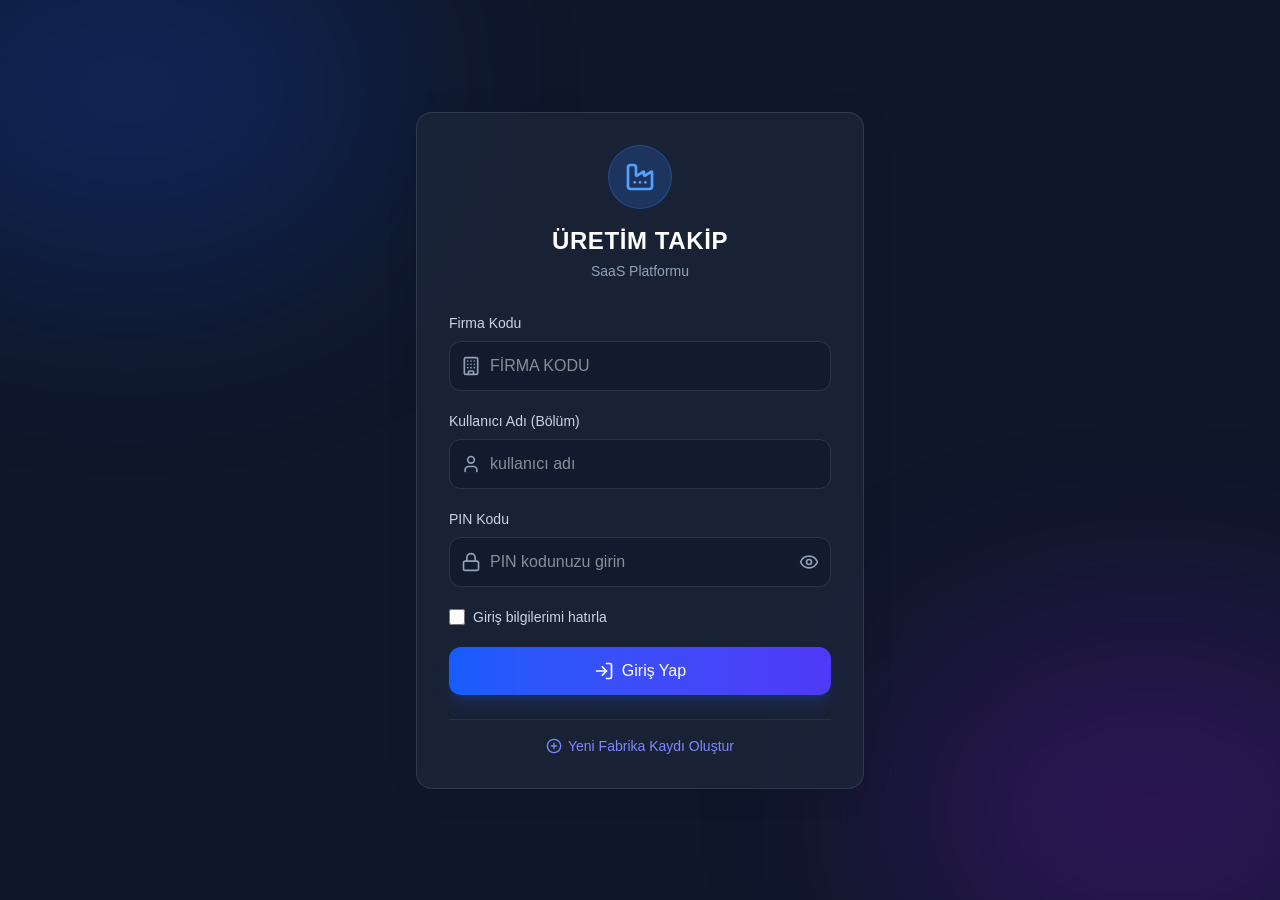
<file: dashboard/index.html>
<!DOCTYPE html><html lang="tr"><head><meta charSet="utf-8"/><meta name="viewport" content="width=device-width, initial-scale=1, maximum-scale=1, user-scalable=no"/><link rel="stylesheet" href="/_next/static/chunks/0etiify432lyn.css" data-precedence="next"/><link rel="preload" as="script" fetchPriority="low" href="/_next/static/chunks/01dkdyukbdpqq.js"/><script src="/_next/static/chunks/07-hzktxqjvzd.js" async=""></script><script src="/_next/static/chunks/1ltdhno-lxatd.js" async=""></script><script src="/_next/static/chunks/3rxl-jt3pdxgx.js" async=""></script><script src="/_next/static/chunks/turbopack-3tzmx4u3dbt1s.js" async=""></script><script src="/_next/static/chunks/05-c3ty_6dwfk.js" async=""></script><script src="/_next/static/chunks/14mrh2-p_w84d.js" async=""></script><script src="/_next/static/chunks/2iv2u9a9bpc9r.js" async=""></script><script src="/_next/static/chunks/0p_9syrds5fxc.js" async=""></script><script src="/_next/static/chunks/2xc2m6-c-xcyy.js" async=""></script><meta name="theme-color" content="#4f46e5"/><title>Serenat Üretim Takip</title><meta name="description" content="Serenat Fabrikası Üretim ve Zayiat Takip Sistemi"/><link rel="manifest" href="/manifest.json"/><meta name="mobile-web-app-capable" content="yes"/><meta name="apple-mobile-web-app-title" content="Serenat"/><meta name="apple-mobile-web-app-status-bar-style" content="default"/><link rel="icon" href="/favicon.ico?favicon.2vob68tjqpejf.ico" sizes="256x256" type="image/x-icon"/><link rel="icon" href="/icon-192x192.png" sizes="192x192" type="image/png"/><link rel="icon" href="/icon-512x512.png" sizes="512x512" type="image/png"/><link rel="apple-touch-icon" href="/apple-touch-icon.png"/><script src="/_next/static/chunks/0cz1d0mv5g_q7.js" noModule=""></script></head><body><div hidden=""><!--$--><!--/$--></div><div class="min-h-screen flex items-center justify-center text-white"><svg xmlns="http://www.w3.org/2000/svg" width="24" height="24" viewBox="0 0 24 24" fill="none" stroke="currentColor" stroke-width="2" stroke-linecap="round" stroke-linejoin="round" class="lucide lucide-clock animate-spin w-8 h-8 mr-2" aria-hidden="true"><circle cx="12" cy="12" r="10"></circle><path d="M12 6v6l4 2"></path></svg> Yükleniyor...</div><!--$--><!--/$--><script src="/_next/static/chunks/01dkdyukbdpqq.js" id="_R_" async=""></script><script>(self.__next_f=self.__next_f||[]).push([0])</script><script>self.__next_f.push([1,"1:\"$Sreact.fragment\"\n2:I[39756,[\"/_next/static/chunks/05-c3ty_6dwfk.js\",\"/_next/static/chunks/14mrh2-p_w84d.js\"],\"default\"]\n3:I[37457,[\"/_next/static/chunks/05-c3ty_6dwfk.js\",\"/_next/static/chunks/14mrh2-p_w84d.js\"],\"default\"]\n4:I[47257,[\"/_next/static/chunks/05-c3ty_6dwfk.js\",\"/_next/static/chunks/14mrh2-p_w84d.js\"],\"ClientPageRoot\"]\n5:I[55614,[\"/_next/static/chunks/05-c3ty_6dwfk.js\",\"/_next/static/chunks/14mrh2-p_w84d.js\",\"/_next/static/chunks/2iv2u9a9bpc9r.js\",\"/_next/static/chunks/0p_9syrds5fxc.js\",\"/_next/static/chunks/2xc2m6-c-xcyy.js\"],\"default\"]\n8:I[97367,[\"/_next/static/chunks/05-c3ty_6dwfk.js\",\"/_next/static/chunks/14mrh2-p_w84d.js\"],\"OutletBoundary\"]\n9:\"$Sreact.suspense\"\nc:I[97367,[\"/_next/static/chunks/05-c3ty_6dwfk.js\",\"/_next/static/chunks/14mrh2-p_w84d.js\"],\"ViewportBoundary\"]\ne:I[97367,[\"/_next/static/chunks/05-c3ty_6dwfk.js\",\"/_next/static/chunks/14mrh2-p_w84d.js\"],\"MetadataBoundary\"]\n10:I[68027,[\"/_next/static/chunks/05-c3ty_6dwfk.js\",\"/_next/static/chunks/14mrh2-p_w84d.js\"],\"default\",1]\n:HL[\"/_next/static/chunks/0etiify432lyn.css\",\"style\"]\n"])</script><script>self.__next_f.push([1,"0:{\"P\":null,\"c\":[\"\",\"dashboard\",\"\"],\"q\":\"\",\"i\":false,\"f\":[[[\"\",{\"children\":[\"dashboard\",{\"children\":[\"__PAGE__\",{}]}]},\"$undefined\",\"$undefined\",16],[[\"$\",\"$1\",\"c\",{\"children\":[[[\"$\",\"link\",\"0\",{\"rel\":\"stylesheet\",\"href\":\"/_next/static/chunks/0etiify432lyn.css\",\"precedence\":\"next\",\"crossOrigin\":\"$undefined\",\"nonce\":\"$undefined\"}],[\"$\",\"script\",\"script-0\",{\"src\":\"/_next/static/chunks/05-c3ty_6dwfk.js\",\"async\":true,\"nonce\":\"$undefined\"}],[\"$\",\"script\",\"script-1\",{\"src\":\"/_next/static/chunks/14mrh2-p_w84d.js\",\"async\":true,\"nonce\":\"$undefined\"}]],[\"$\",\"html\",null,{\"lang\":\"tr\",\"children\":[\"$\",\"body\",null,{\"children\":[\"$\",\"$L2\",null,{\"parallelRouterKey\":\"children\",\"error\":\"$undefined\",\"errorStyles\":\"$undefined\",\"errorScripts\":\"$undefined\",\"template\":[\"$\",\"$L3\",null,{}],\"templateStyles\":\"$undefined\",\"templateScripts\":\"$undefined\",\"notFound\":[[[\"$\",\"title\",null,{\"children\":\"404: This page could not be found.\"}],[\"$\",\"div\",null,{\"style\":{\"fontFamily\":\"system-ui,\\\"Segoe UI\\\",Roboto,Helvetica,Arial,sans-serif,\\\"Apple Color Emoji\\\",\\\"Segoe UI Emoji\\\"\",\"height\":\"100vh\",\"textAlign\":\"center\",\"display\":\"flex\",\"flexDirection\":\"column\",\"alignItems\":\"center\",\"justifyContent\":\"center\"},\"children\":[\"$\",\"div\",null,{\"children\":[[\"$\",\"style\",null,{\"dangerouslySetInnerHTML\":{\"__html\":\"body{color:#000;background:#fff;margin:0}.next-error-h1{border-right:1px solid rgba(0,0,0,.3)}@media (prefers-color-scheme:dark){body{color:#fff;background:#000}.next-error-h1{border-right:1px solid rgba(255,255,255,.3)}}\"}}],[\"$\",\"h1\",null,{\"className\":\"next-error-h1\",\"style\":{\"display\":\"inline-block\",\"margin\":\"0 20px 0 0\",\"padding\":\"0 23px 0 0\",\"fontSize\":24,\"fontWeight\":500,\"verticalAlign\":\"top\",\"lineHeight\":\"49px\"},\"children\":404}],[\"$\",\"div\",null,{\"style\":{\"display\":\"inline-block\"},\"children\":[\"$\",\"h2\",null,{\"style\":{\"fontSize\":14,\"fontWeight\":400,\"lineHeight\":\"49px\",\"margin\":0},\"children\":\"This page could not be found.\"}]}]]}]}]],[]],\"forbidden\":\"$undefined\",\"unauthorized\":\"$undefined\"}]}]}]]}],{\"children\":[[\"$\",\"$1\",\"c\",{\"children\":[null,[\"$\",\"$L2\",null,{\"parallelRouterKey\":\"children\",\"error\":\"$undefined\",\"errorStyles\":\"$undefined\",\"errorScripts\":\"$undefined\",\"template\":[\"$\",\"$L3\",null,{}],\"templateStyles\":\"$undefined\",\"templateScripts\":\"$undefined\",\"notFound\":\"$undefined\",\"forbidden\":\"$undefined\",\"unauthorized\":\"$undefined\"}]]}],{\"children\":[[\"$\",\"$1\",\"c\",{\"children\":[[\"$\",\"$L4\",null,{\"Component\":\"$5\",\"serverProvidedParams\":{\"searchParams\":{},\"params\":{},\"promises\":[\"$@6\",\"$@7\"]}}],[[\"$\",\"script\",\"script-0\",{\"src\":\"/_next/static/chunks/2iv2u9a9bpc9r.js\",\"async\":true,\"nonce\":\"$undefined\"}],[\"$\",\"script\",\"script-1\",{\"src\":\"/_next/static/chunks/0p_9syrds5fxc.js\",\"async\":true,\"nonce\":\"$undefined\"}],[\"$\",\"script\",\"script-2\",{\"src\":\"/_next/static/chunks/2xc2m6-c-xcyy.js\",\"async\":true,\"nonce\":\"$undefined\"}]],[\"$\",\"$L8\",null,{\"children\":[\"$\",\"$9\",null,{\"name\":\"Next.MetadataOutlet\",\"children\":\"$@a\"}]}]]}],{},null,false,null]},null,false,\"$@b\"]},null,false,null],[\"$\",\"$1\",\"h\",{\"children\":[null,[\"$\",\"$Lc\",null,{\"children\":\"$Ld\"}],[\"$\",\"div\",null,{\"hidden\":true,\"children\":[\"$\",\"$Le\",null,{\"children\":[\"$\",\"$9\",null,{\"name\":\"Next.Metadata\",\"children\":\"$Lf\"}]}]}],null]}],false]],\"m\":\"$undefined\",\"G\":[\"$10\",[[\"$\",\"link\",\"0\",{\"rel\":\"stylesheet\",\"href\":\"/_next/static/chunks/0etiify432lyn.css\",\"precedence\":\"next\",\"crossOrigin\":\"$undefined\",\"nonce\":\"$undefined\"}]]],\"S\":true,\"h\":null,\"s\":\"$undefined\",\"l\":\"$undefined\",\"p\":\"$undefined\",\"d\":\"$undefined\",\"b\":\"rfSVCJnDaLWXnqxD7xX3D\"}\n"])</script><script>self.__next_f.push([1,"11:[]\nb:\"$W11\"\n6:{}\n7:\"$0:f:0:1:1:children:1:children:0:props:children:0:props:serverProvidedParams:params\"\n"])</script><script>self.__next_f.push([1,"d:[[\"$\",\"meta\",\"0\",{\"charSet\":\"utf-8\"}],[\"$\",\"meta\",\"1\",{\"name\":\"viewport\",\"content\":\"width=device-width, initial-scale=1, maximum-scale=1, user-scalable=no\"}],[\"$\",\"meta\",\"2\",{\"name\":\"theme-color\",\"content\":\"#4f46e5\"}]]\n"])</script><script>self.__next_f.push([1,"12:I[27201,[\"/_next/static/chunks/05-c3ty_6dwfk.js\",\"/_next/static/chunks/14mrh2-p_w84d.js\"],\"IconMark\"]\na:null\nf:[[\"$\",\"title\",\"0\",{\"children\":\"Serenat Üretim Takip\"}],[\"$\",\"meta\",\"1\",{\"name\":\"description\",\"content\":\"Serenat Fabrikası Üretim ve Zayiat Takip Sistemi\"}],[\"$\",\"link\",\"2\",{\"rel\":\"manifest\",\"href\":\"/manifest.json\",\"crossOrigin\":\"$undefined\"}],[\"$\",\"meta\",\"3\",{\"name\":\"mobile-web-app-capable\",\"content\":\"yes\"}],[\"$\",\"meta\",\"4\",{\"name\":\"apple-mobile-web-app-title\",\"content\":\"Serenat\"}],[\"$\",\"meta\",\"5\",{\"name\":\"apple-mobile-web-app-status-bar-style\",\"content\":\"default\"}],[\"$\",\"link\",\"6\",{\"rel\":\"icon\",\"href\":\"/favicon.ico?favicon.2vob68tjqpejf.ico\",\"sizes\":\"256x256\",\"type\":\"image/x-icon\"}],[\"$\",\"link\",\"7\",{\"rel\":\"icon\",\"href\":\"/icon-192x192.png\",\"sizes\":\"192x192\",\"type\":\"image/png\"}],[\"$\",\"link\",\"8\",{\"rel\":\"icon\",\"href\":\"/icon-512x512.png\",\"sizes\":\"512x512\",\"type\":\"image/png\"}],[\"$\",\"link\",\"9\",{\"rel\":\"apple-touch-icon\",\"href\":\"/apple-touch-icon.png\"}],[\"$\",\"$L12\",\"10\",{}]]\n"])</script></body></html>
</file>
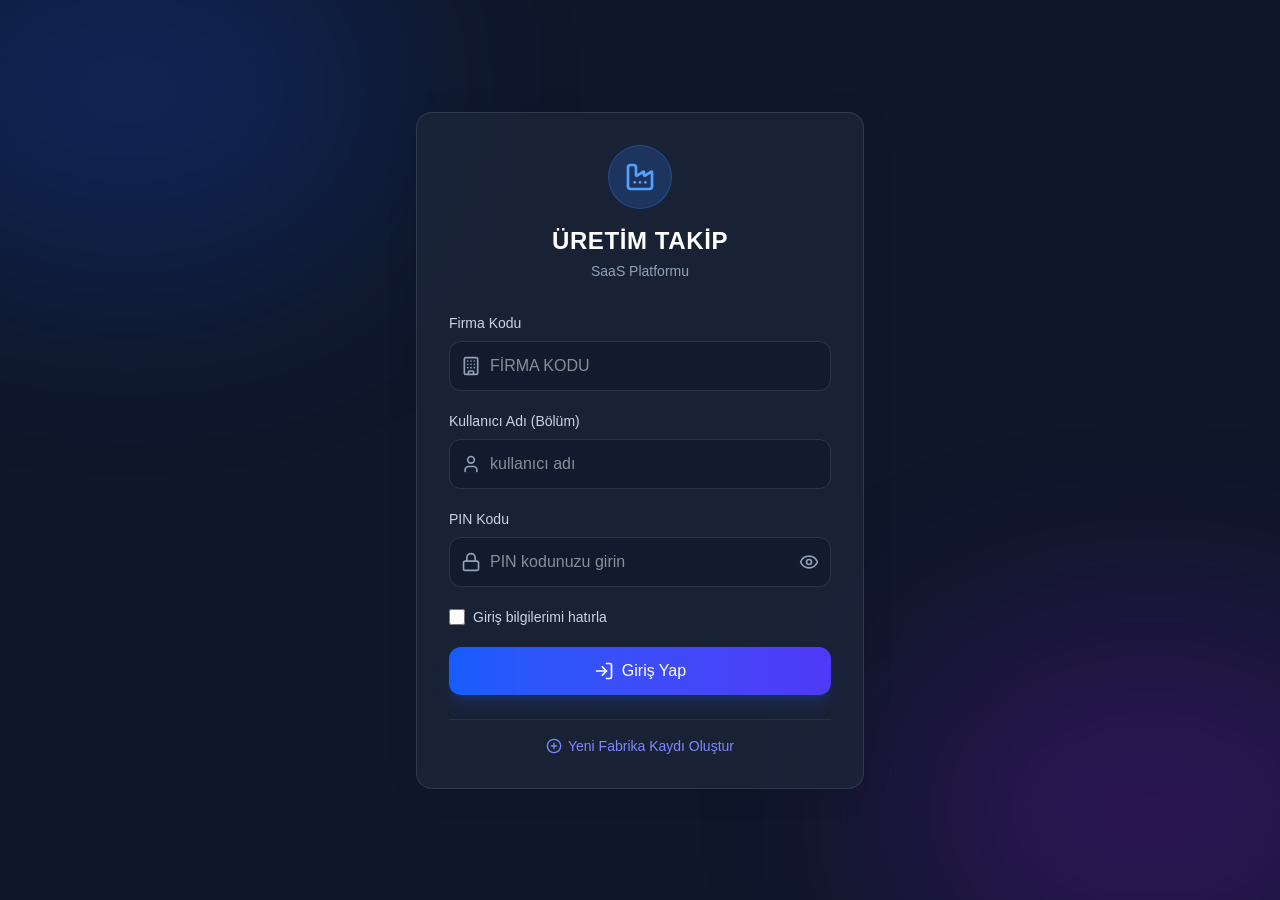
<file: dashboard/gecmis/index.html>
<!DOCTYPE html><html lang="tr"><head><meta charSet="utf-8"/><meta name="viewport" content="width=device-width, initial-scale=1, maximum-scale=1, user-scalable=no"/><link rel="stylesheet" href="/_next/static/chunks/0etiify432lyn.css" data-precedence="next"/><link rel="preload" as="script" fetchPriority="low" href="/_next/static/chunks/01dkdyukbdpqq.js"/><script src="/_next/static/chunks/07-hzktxqjvzd.js" async=""></script><script src="/_next/static/chunks/1ltdhno-lxatd.js" async=""></script><script src="/_next/static/chunks/3rxl-jt3pdxgx.js" async=""></script><script src="/_next/static/chunks/turbopack-3tzmx4u3dbt1s.js" async=""></script><script src="/_next/static/chunks/05-c3ty_6dwfk.js" async=""></script><script src="/_next/static/chunks/14mrh2-p_w84d.js" async=""></script><script src="/_next/static/chunks/422njh2k95o8l.js" async=""></script><script src="/_next/static/chunks/0p_9syrds5fxc.js" async=""></script><meta name="theme-color" content="#4f46e5"/><title>Serenat Üretim Takip</title><meta name="description" content="Serenat Fabrikası Üretim ve Zayiat Takip Sistemi"/><link rel="manifest" href="/manifest.json"/><meta name="mobile-web-app-capable" content="yes"/><meta name="apple-mobile-web-app-title" content="Serenat"/><meta name="apple-mobile-web-app-status-bar-style" content="default"/><link rel="icon" href="/favicon.ico?favicon.2vob68tjqpejf.ico" sizes="256x256" type="image/x-icon"/><link rel="icon" href="/icon-192x192.png" sizes="192x192" type="image/png"/><link rel="icon" href="/icon-512x512.png" sizes="512x512" type="image/png"/><link rel="apple-touch-icon" href="/apple-touch-icon.png"/><script src="/_next/static/chunks/0cz1d0mv5g_q7.js" noModule=""></script></head><body><div hidden=""><!--$--><!--/$--></div><div class="min-h-screen flex items-center justify-center text-white"><svg xmlns="http://www.w3.org/2000/svg" width="24" height="24" viewBox="0 0 24 24" fill="none" stroke="currentColor" stroke-width="2" stroke-linecap="round" stroke-linejoin="round" class="lucide lucide-clock animate-spin w-8 h-8 mr-2" aria-hidden="true"><circle cx="12" cy="12" r="10"></circle><path d="M12 6v6l4 2"></path></svg> Yükleniyor...</div><!--$--><!--/$--><script src="/_next/static/chunks/01dkdyukbdpqq.js" id="_R_" async=""></script><script>(self.__next_f=self.__next_f||[]).push([0])</script><script>self.__next_f.push([1,"1:\"$Sreact.fragment\"\n2:I[39756,[\"/_next/static/chunks/05-c3ty_6dwfk.js\",\"/_next/static/chunks/14mrh2-p_w84d.js\"],\"default\"]\n3:I[37457,[\"/_next/static/chunks/05-c3ty_6dwfk.js\",\"/_next/static/chunks/14mrh2-p_w84d.js\"],\"default\"]\n4:I[47257,[\"/_next/static/chunks/05-c3ty_6dwfk.js\",\"/_next/static/chunks/14mrh2-p_w84d.js\"],\"ClientPageRoot\"]\n5:I[41380,[\"/_next/static/chunks/05-c3ty_6dwfk.js\",\"/_next/static/chunks/14mrh2-p_w84d.js\",\"/_next/static/chunks/422njh2k95o8l.js\",\"/_next/static/chunks/0p_9syrds5fxc.js\"],\"default\"]\n8:I[97367,[\"/_next/static/chunks/05-c3ty_6dwfk.js\",\"/_next/static/chunks/14mrh2-p_w84d.js\"],\"OutletBoundary\"]\n9:\"$Sreact.suspense\"\nc:I[97367,[\"/_next/static/chunks/05-c3ty_6dwfk.js\",\"/_next/static/chunks/14mrh2-p_w84d.js\"],\"ViewportBoundary\"]\ne:I[97367,[\"/_next/static/chunks/05-c3ty_6dwfk.js\",\"/_next/static/chunks/14mrh2-p_w84d.js\"],\"MetadataBoundary\"]\n10:I[68027,[\"/_next/static/chunks/05-c3ty_6dwfk.js\",\"/_next/static/chunks/14mrh2-p_w84d.js\"],\"default\",1]\n:HL[\"/_next/static/chunks/0etiify432lyn.css\",\"style\"]\n"])</script><script>self.__next_f.push([1,"0:{\"P\":null,\"c\":[\"\",\"dashboard\",\"gecmis\",\"\"],\"q\":\"\",\"i\":false,\"f\":[[[\"\",{\"children\":[\"dashboard\",{\"children\":[\"gecmis\",{\"children\":[\"__PAGE__\",{}]}]}]},\"$undefined\",\"$undefined\",16],[[\"$\",\"$1\",\"c\",{\"children\":[[[\"$\",\"link\",\"0\",{\"rel\":\"stylesheet\",\"href\":\"/_next/static/chunks/0etiify432lyn.css\",\"precedence\":\"next\",\"crossOrigin\":\"$undefined\",\"nonce\":\"$undefined\"}],[\"$\",\"script\",\"script-0\",{\"src\":\"/_next/static/chunks/05-c3ty_6dwfk.js\",\"async\":true,\"nonce\":\"$undefined\"}],[\"$\",\"script\",\"script-1\",{\"src\":\"/_next/static/chunks/14mrh2-p_w84d.js\",\"async\":true,\"nonce\":\"$undefined\"}]],[\"$\",\"html\",null,{\"lang\":\"tr\",\"children\":[\"$\",\"body\",null,{\"children\":[\"$\",\"$L2\",null,{\"parallelRouterKey\":\"children\",\"error\":\"$undefined\",\"errorStyles\":\"$undefined\",\"errorScripts\":\"$undefined\",\"template\":[\"$\",\"$L3\",null,{}],\"templateStyles\":\"$undefined\",\"templateScripts\":\"$undefined\",\"notFound\":[[[\"$\",\"title\",null,{\"children\":\"404: This page could not be found.\"}],[\"$\",\"div\",null,{\"style\":{\"fontFamily\":\"system-ui,\\\"Segoe UI\\\",Roboto,Helvetica,Arial,sans-serif,\\\"Apple Color Emoji\\\",\\\"Segoe UI Emoji\\\"\",\"height\":\"100vh\",\"textAlign\":\"center\",\"display\":\"flex\",\"flexDirection\":\"column\",\"alignItems\":\"center\",\"justifyContent\":\"center\"},\"children\":[\"$\",\"div\",null,{\"children\":[[\"$\",\"style\",null,{\"dangerouslySetInnerHTML\":{\"__html\":\"body{color:#000;background:#fff;margin:0}.next-error-h1{border-right:1px solid rgba(0,0,0,.3)}@media (prefers-color-scheme:dark){body{color:#fff;background:#000}.next-error-h1{border-right:1px solid rgba(255,255,255,.3)}}\"}}],[\"$\",\"h1\",null,{\"className\":\"next-error-h1\",\"style\":{\"display\":\"inline-block\",\"margin\":\"0 20px 0 0\",\"padding\":\"0 23px 0 0\",\"fontSize\":24,\"fontWeight\":500,\"verticalAlign\":\"top\",\"lineHeight\":\"49px\"},\"children\":404}],[\"$\",\"div\",null,{\"style\":{\"display\":\"inline-block\"},\"children\":[\"$\",\"h2\",null,{\"style\":{\"fontSize\":14,\"fontWeight\":400,\"lineHeight\":\"49px\",\"margin\":0},\"children\":\"This page could not be found.\"}]}]]}]}]],[]],\"forbidden\":\"$undefined\",\"unauthorized\":\"$undefined\"}]}]}]]}],{\"children\":[[\"$\",\"$1\",\"c\",{\"children\":[null,[\"$\",\"$L2\",null,{\"parallelRouterKey\":\"children\",\"error\":\"$undefined\",\"errorStyles\":\"$undefined\",\"errorScripts\":\"$undefined\",\"template\":[\"$\",\"$L3\",null,{}],\"templateStyles\":\"$undefined\",\"templateScripts\":\"$undefined\",\"notFound\":\"$undefined\",\"forbidden\":\"$undefined\",\"unauthorized\":\"$undefined\"}]]}],{\"children\":[[\"$\",\"$1\",\"c\",{\"children\":[null,[\"$\",\"$L2\",null,{\"parallelRouterKey\":\"children\",\"error\":\"$undefined\",\"errorStyles\":\"$undefined\",\"errorScripts\":\"$undefined\",\"template\":[\"$\",\"$L3\",null,{}],\"templateStyles\":\"$undefined\",\"templateScripts\":\"$undefined\",\"notFound\":\"$undefined\",\"forbidden\":\"$undefined\",\"unauthorized\":\"$undefined\"}]]}],{\"children\":[[\"$\",\"$1\",\"c\",{\"children\":[[\"$\",\"$L4\",null,{\"Component\":\"$5\",\"serverProvidedParams\":{\"searchParams\":{},\"params\":{},\"promises\":[\"$@6\",\"$@7\"]}}],[[\"$\",\"script\",\"script-0\",{\"src\":\"/_next/static/chunks/422njh2k95o8l.js\",\"async\":true,\"nonce\":\"$undefined\"}],[\"$\",\"script\",\"script-1\",{\"src\":\"/_next/static/chunks/0p_9syrds5fxc.js\",\"async\":true,\"nonce\":\"$undefined\"}]],[\"$\",\"$L8\",null,{\"children\":[\"$\",\"$9\",null,{\"name\":\"Next.MetadataOutlet\",\"children\":\"$@a\"}]}]]}],{},null,false,null]},null,false,\"$@b\"]},null,false,\"$@b\"]},null,false,null],[\"$\",\"$1\",\"h\",{\"children\":[null,[\"$\",\"$Lc\",null,{\"children\":\"$Ld\"}],[\"$\",\"div\",null,{\"hidden\":true,\"children\":[\"$\",\"$Le\",null,{\"children\":[\"$\",\"$9\",null,{\"name\":\"Next.Metadata\",\"children\":\"$Lf\"}]}]}],null]}],false]],\"m\":\"$undefined\",\"G\":[\"$10\",[[\"$\",\"link\",\"0\",{\"rel\":\"stylesheet\",\"href\":\"/_next/static/chunks/0etiify432lyn.css\",\"precedence\":\"next\",\"crossOrigin\":\"$undefined\",\"nonce\":\"$undefined\"}]]],\"S\":true,\"h\":null,\"s\":\"$undefined\",\"l\":\"$undefined\",\"p\":\"$undefined\",\"d\":\"$undefined\",\"b\":\"rfSVCJnDaLWXnqxD7xX3D\"}\n"])</script><script>self.__next_f.push([1,"11:[]\nb:\"$W11\"\n6:{}\n7:\"$0:f:0:1:1:children:1:children:1:children:0:props:children:0:props:serverProvidedParams:params\"\n"])</script><script>self.__next_f.push([1,"d:[[\"$\",\"meta\",\"0\",{\"charSet\":\"utf-8\"}],[\"$\",\"meta\",\"1\",{\"name\":\"viewport\",\"content\":\"width=device-width, initial-scale=1, maximum-scale=1, user-scalable=no\"}],[\"$\",\"meta\",\"2\",{\"name\":\"theme-color\",\"content\":\"#4f46e5\"}]]\n"])</script><script>self.__next_f.push([1,"12:I[27201,[\"/_next/static/chunks/05-c3ty_6dwfk.js\",\"/_next/static/chunks/14mrh2-p_w84d.js\"],\"IconMark\"]\na:null\nf:[[\"$\",\"title\",\"0\",{\"children\":\"Serenat Üretim Takip\"}],[\"$\",\"meta\",\"1\",{\"name\":\"description\",\"content\":\"Serenat Fabrikası Üretim ve Zayiat Takip Sistemi\"}],[\"$\",\"link\",\"2\",{\"rel\":\"manifest\",\"href\":\"/manifest.json\",\"crossOrigin\":\"$undefined\"}],[\"$\",\"meta\",\"3\",{\"name\":\"mobile-web-app-capable\",\"content\":\"yes\"}],[\"$\",\"meta\",\"4\",{\"name\":\"apple-mobile-web-app-title\",\"content\":\"Serenat\"}],[\"$\",\"meta\",\"5\",{\"name\":\"apple-mobile-web-app-status-bar-style\",\"content\":\"default\"}],[\"$\",\"link\",\"6\",{\"rel\":\"icon\",\"href\":\"/favicon.ico?favicon.2vob68tjqpejf.ico\",\"sizes\":\"256x256\",\"type\":\"image/x-icon\"}],[\"$\",\"link\",\"7\",{\"rel\":\"icon\",\"href\":\"/icon-192x192.png\",\"sizes\":\"192x192\",\"type\":\"image/png\"}],[\"$\",\"link\",\"8\",{\"rel\":\"icon\",\"href\":\"/icon-512x512.png\",\"sizes\":\"512x512\",\"type\":\"image/png\"}],[\"$\",\"link\",\"9\",{\"rel\":\"apple-touch-icon\",\"href\":\"/apple-touch-icon.png\"}],[\"$\",\"$L12\",\"10\",{}]]\n"])</script></body></html>
</file>
<file: _next/static/chunks/0etiify432lyn.css>
@layer properties{@supports (((-webkit-hyphens:none)) and (not (margin-trim:inline))) or ((-moz-orient:inline) and (not (color:rgb(from red r g b)))){*,:before,:after,::backdrop{--tw-rotate-x:initial;--tw-rotate-y:initial;--tw-rotate-z:initial;--tw-skew-x:initial;--tw-skew-y:initial;--tw-space-y-reverse:0;--tw-divide-y-reverse:0;--tw-border-style:solid;--tw-gradient-position:initial;--tw-gradient-from:#0000;--tw-gradient-via:#0000;--tw-gradient-to:#0000;--tw-gradient-stops:initial;--tw-gradient-via-stops:initial;--tw-gradient-from-position:0%;--tw-gradient-via-position:50%;--tw-gradient-to-position:100%;--tw-leading:initial;--tw-font-weight:initial;--tw-tracking:initial;--tw-shadow:0 0 #0000;--tw-shadow-color:initial;--tw-shadow-alpha:100%;--tw-inset-shadow:0 0 #0000;--tw-inset-shadow-color:initial;--tw-inset-shadow-alpha:100%;--tw-ring-color:initial;--tw-ring-shadow:0 0 #0000;--tw-inset-ring-color:initial;--tw-inset-ring-shadow:0 0 #0000;--tw-ring-inset:initial;--tw-ring-offset-width:0px;--tw-ring-offset-color:#fff;--tw-ring-offset-shadow:0 0 #0000;--tw-blur:initial;--tw-brightness:initial;--tw-contrast:initial;--tw-grayscale:initial;--tw-hue-rotate:initial;--tw-invert:initial;--tw-opacity:initial;--tw-saturate:initial;--tw-sepia:initial;--tw-drop-shadow:initial;--tw-drop-shadow-color:initial;--tw-drop-shadow-alpha:100%;--tw-drop-shadow-size:initial;--tw-backdrop-blur:initial;--tw-backdrop-brightness:initial;--tw-backdrop-contrast:initial;--tw-backdrop-grayscale:initial;--tw-backdrop-hue-rotate:initial;--tw-backdrop-invert:initial;--tw-backdrop-opacity:initial;--tw-backdrop-saturate:initial;--tw-backdrop-sepia:initial;--tw-duration:initial;--tw-scale-x:1;--tw-scale-y:1;--tw-scale-z:1}}}@layer theme{:root,:host{--font-sans:var(--font-geist-sans);--font-mono:var(--font-geist-mono);--color-red-200:#ffcaca;--color-red-300:#ffa3a3;--color-red-400:#ff6568;--color-red-500:#fb2c36;--color-red-600:#e40014;--color-red-900:#82181a;--color-red-950:#460809;--color-orange-300:#ffb96d;--color-orange-400:#ff8b1a;--color-amber-200:#fee685;--color-amber-300:#ffd236;--color-amber-400:#fcbb00;--color-amber-500:#f99c00;--color-amber-600:#dd7400;--color-amber-900:#7b3306;--color-amber-950:#461901;--color-yellow-300:#ffe02a;--color-yellow-400:#fac800;--color-green-400:#05df72;--color-green-500:#00c758;--color-green-600:#00a544;--color-green-900:#0d542b;--color-emerald-200:#a4f4cf;--color-emerald-300:#5ee9b5;--color-emerald-400:#00d294;--color-emerald-500:#00bb7f;--color-emerald-600:#009767;--color-emerald-900:#004e3b;--color-emerald-950:#002c22;--color-teal-200:#96f7e4;--color-teal-300:#46ecd5;--color-teal-400:#00d3bd;--color-teal-500:#00baa7;--color-teal-600:#009588;--color-teal-950:#022f2e;--color-cyan-200:#a2f4fd;--color-cyan-300:#53eafd;--color-cyan-400:#00d2ef;--color-cyan-500:#00b7d7;--color-cyan-900:#104e64;--color-blue-200:#bedbff;--color-blue-300:#90c5ff;--color-blue-400:#54a2ff;--color-blue-500:#3080ff;--color-blue-600:#155dfc;--color-blue-900:#1c398e;--color-indigo-200:#c7d2ff;--color-indigo-300:#a4b3ff;--color-indigo-400:#7d87ff;--color-indigo-500:#625fff;--color-indigo-600:#4f39f6;--color-indigo-900:#312c85;--color-indigo-950:#1e1a4d;--color-violet-200:#ddd6ff;--color-violet-300:#c4b4ff;--color-violet-400:#a685ff;--color-violet-500:#8d54ff;--color-violet-600:#7f22fe;--color-violet-950:#2f0d68;--color-purple-200:#e9d5ff;--color-purple-300:#d9b3ff;--color-purple-400:#c07eff;--color-purple-500:#ac4bff;--color-purple-600:#9810fa;--color-slate-200:#e2e8f0;--color-slate-300:#cad5e2;--color-slate-400:#90a1b9;--color-slate-500:#62748e;--color-slate-600:#45556c;--color-slate-700:#314158;--color-slate-800:#1d293d;--color-slate-900:#0f172b;--color-slate-950:#020618;--color-black:#000;--color-white:#fff;--spacing:.25rem;--container-md:28rem;--container-xl:36rem;--container-2xl:42rem;--container-4xl:56rem;--container-6xl:72rem;--text-xs:.75rem;--text-xs--line-height:calc(1 / .75);--text-sm:.875rem;--text-sm--line-height:calc(1.25 / .875);--text-base:1rem;--text-base--line-height:calc(1.5 / 1);--text-lg:1.125rem;--text-lg--line-height:calc(1.75 / 1.125);--text-xl:1.25rem;--text-xl--line-height:calc(1.75 / 1.25);--text-2xl:1.5rem;--text-2xl--line-height:calc(2 / 1.5);--font-weight-normal:400;--font-weight-medium:500;--font-weight-semibold:600;--font-weight-bold:700;--font-weight-black:900;--tracking-tight:-.025em;--tracking-wide:.025em;--tracking-wider:.05em;--radius-md:.375rem;--radius-lg:.5rem;--radius-xl:.75rem;--radius-2xl:1rem;--animate-spin:spin 1s linear infinite;--animate-pulse:pulse 2s cubic-bezier(.4, 0, .6, 1) infinite;--blur-sm:8px;--blur-md:12px;--default-transition-duration:.15s;--default-transition-timing-function:cubic-bezier(.4, 0, .2, 1);--default-font-family:var(--font-sans);--default-mono-font-family:var(--font-mono)}@supports (color:lab(0% 0 0)){:root,:host{--color-red-200:lab(86.017% 19.8815 7.75869);--color-red-300:lab(76.5514% 36.4219 15.5335);--color-red-400:lab(63.7053% 60.7449 31.3109);--color-red-500:lab(55.4814% 75.0732 48.8528);--color-red-600:lab(48.4493% 77.4328 61.5452);--color-red-900:lab(28.5139% 44.5539 29.0463);--color-red-950:lab(13.003% 29.04 16.7519);--color-orange-300:lab(80.8059% 21.7313 50.4455);--color-orange-400:lab(70.0429% 42.5156 75.8207);--color-amber-200:lab(91.7203% -.505269 49.9084);--color-amber-300:lab(86.4156% 6.13147 78.3961);--color-amber-400:lab(80.1641% 16.6016 99.2089);--color-amber-500:lab(72.7183% 31.8672 97.9407);--color-amber-600:lab(60.3514% 40.5624 87.1228);--color-amber-900:lab(31.2288% 30.2627 40.0378);--color-amber-950:lab(15.8111% 20.9107 23.3752);--color-yellow-300:lab(89.7033% -.480324 84.4917);--color-yellow-400:lab(83.2664% 8.65132 106.895);--color-green-400:lab(78.503% -64.9265 39.7492);--color-green-500:lab(70.5521% -66.5147 45.8072);--color-green-600:lab(59.0978% -58.6621 41.2579);--color-green-900:lab(30.797% -29.6927 17.382);--color-emerald-200:lab(90.2247% -31.039 9.47084);--color-emerald-300:lab(83.9203% -48.7124 13.8849);--color-emerald-400:lab(75.0771% -60.7313 19.4146);--color-emerald-500:lab(66.9756% -58.27 19.5419);--color-emerald-600:lab(55.0481% -49.9246 15.93);--color-emerald-900:lab(28.8637% -26.9249 5.45986);--color-emerald-950:lab(15.0582% -17.9507 2.38369);--color-teal-200:lab(90.7612% -33.1343 -.542295);--color-teal-300:lab(84.8977% -48.1517 -1.3321);--color-teal-400:lab(76.0109% -53.3483 -2.27907);--color-teal-500:lab(67.3859% -49.0983 -2.63511);--color-teal-600:lab(55.0223% -41.0774 -3.90277);--color-teal-950:lab(16.6371% -15.3183 -3.81732);--color-cyan-200:lab(91.0821% -24.0435 -12.8306);--color-cyan-300:lab(85.3886% -36.7635 -21.5717);--color-cyan-400:lab(76.6045% -40.9406 -29.6231);--color-cyan-500:lab(67.805% -35.3952 -30.2018);--color-cyan-900:lab(30.372% -13.1853 -18.7887);--color-blue-200:lab(86.15% -4.04379 -21.0797);--color-blue-300:lab(77.5052% -6.4629 -36.42);--color-blue-400:lab(65.0361% -1.42062 -56.9803);--color-blue-500:lab(54.1736% 13.3368 -74.6839);--color-blue-600:lab(44.0605% 29.0279 -86.0352);--color-blue-900:lab(26.1542% 15.7545 -51.5504);--color-indigo-200:lab(84.4329% 3.18974 -23.9688);--color-indigo-300:lab(74.0235% 8.54138 -41.6075);--color-indigo-400:lab(59.866% 22.4833 -64.4485);--color-indigo-500:lab(48.295% 38.3129 -81.9673);--color-indigo-600:lab(38.4009% 52.6132 -92.3857);--color-indigo-900:lab(23.3911% 24.6978 -50.4719);--color-indigo-950:lab(12.4853% 14.9672 -31.3418);--color-violet-200:lab(87.0888% 8.53691 -19.4189);--color-violet-300:lab(76.7419% 18.391 -37.0706);--color-violet-400:lab(62.8239% 34.9159 -60.0512);--color-violet-500:lab(49.9355% 55.1777 -81.8963);--color-violet-600:lab(41.088% 68.9966 -91.995);--color-violet-950:lab(14.0707% 33.3353 -46.7553);--color-purple-200:lab(87.8405% 13.4282 -18.7159);--color-purple-300:lab(78.3298% 26.2195 -34.9499);--color-purple-400:lab(63.6946% 47.6127 -59.2066);--color-purple-500:lab(52.0183% 66.11 -78.2316);--color-purple-600:lab(43.0295% 75.21 -86.5669);--color-slate-200:lab(91.7353% -.998765 -4.76968);--color-slate-300:lab(84.7652% -1.94535 -7.93337);--color-slate-400:lab(65.5349% -2.25151 -14.5072);--color-slate-500:lab(48.0876% -2.03595 -16.5814);--color-slate-600:lab(35.5623% -1.74978 -15.4316);--color-slate-700:lab(26.9569% -1.47018 -15.6993);--color-slate-800:lab(16.132% -.318021 -14.6672);--color-slate-900:lab(7.78673% 1.82346 -15.0537);--color-slate-950:lab(1.76974% 1.32743 -9.28855)}}}@layer base{*,:after,:before,::backdrop{box-sizing:border-box;border:0 solid;margin:0;padding:0}::file-selector-button{box-sizing:border-box;border:0 solid;margin:0;padding:0}html,:host{-webkit-text-size-adjust:100%;tab-size:4;line-height:1.5;font-family:var(--default-font-family,-apple-system, BlinkMacSystemFont, "Segoe UI", Roboto, "Helvetica Neue", "Noto Sans", Arial, sans-serif, "Apple Color Emoji", "Segoe UI Emoji", "Segoe UI Symbol", "Noto Color Emoji");font-feature-settings:var(--default-font-feature-settings,normal);font-variation-settings:var(--default-font-variation-settings,normal);-webkit-tap-highlight-color:transparent}hr{height:0;color:inherit;border-top-width:1px}abbr:where([title]){-webkit-text-decoration:underline dotted;text-decoration:underline dotted}h1,h2,h3,h4,h5,h6{font-size:inherit;font-weight:inherit}a{color:inherit;-webkit-text-decoration:inherit;-webkit-text-decoration:inherit;-webkit-text-decoration:inherit;-webkit-text-decoration:inherit;text-decoration:inherit}b,strong{font-weight:bolder}code,kbd,samp,pre{font-family:var(--default-mono-font-family,ui-monospace, SFMono-Regular, Menlo, Monaco, Consolas, "Liberation Mono", "Courier New", monospace);font-feature-settings:var(--default-mono-font-feature-settings,normal);font-variation-settings:var(--default-mono-font-variation-settings,normal);font-size:1em}small{font-size:80%}sub,sup{vertical-align:baseline;font-size:75%;line-height:0;position:relative}sub{bottom:-.25em}sup{top:-.5em}table{text-indent:0;border-color:inherit;border-collapse:collapse}:-moz-focusring:where(:not(iframe)){outline:auto}progress{vertical-align:baseline}summary{display:list-item}ol,ul,menu{list-style:none}img,svg,video,canvas,audio,iframe,embed,object{vertical-align:middle;display:block}img,video{max-width:100%;height:auto}button,input,select,optgroup,textarea{font:inherit;font-feature-settings:inherit;font-variation-settings:inherit;letter-spacing:inherit;color:inherit;opacity:1;background-color:#0000;border-radius:0}::file-selector-button{font:inherit;font-feature-settings:inherit;font-variation-settings:inherit;letter-spacing:inherit;color:inherit;opacity:1;background-color:#0000;border-radius:0}:where(select:is([multiple],[size])) optgroup{font-weight:bolder}:where(select:is([multiple],[size])) optgroup option{padding-inline-start:20px}::file-selector-button{margin-inline-end:4px}::placeholder{opacity:1}@supports (not ((-webkit-appearance:-apple-pay-button))) or (contain-intrinsic-size:1px){::placeholder{color:currentColor}@supports (color:color-mix(in lab, red, red)){::placeholder{color:color-mix(in oklab, currentcolor 50%, transparent)}}}textarea{resize:vertical}::-webkit-search-decoration{-webkit-appearance:none}::-webkit-date-and-time-value{min-height:1lh;text-align:inherit}::-webkit-datetime-edit{display:inline-flex}::-webkit-datetime-edit-fields-wrapper{padding:0}::-webkit-datetime-edit{padding-block:0}::-webkit-datetime-edit-year-field{padding-block:0}::-webkit-datetime-edit-month-field{padding-block:0}::-webkit-datetime-edit-day-field{padding-block:0}::-webkit-datetime-edit-hour-field{padding-block:0}::-webkit-datetime-edit-minute-field{padding-block:0}::-webkit-datetime-edit-second-field{padding-block:0}::-webkit-datetime-edit-millisecond-field{padding-block:0}::-webkit-datetime-edit-meridiem-field{padding-block:0}::-webkit-calendar-picker-indicator{line-height:1}:-moz-ui-invalid{box-shadow:none}button,input:where([type=button],[type=reset],[type=submit]){appearance:button}::file-selector-button{appearance:button}::-webkit-inner-spin-button{height:auto}::-webkit-outer-spin-button{height:auto}[hidden]:where(:not([hidden=until-found])){display:none!important}}@layer components;@layer utilities{.pointer-events-none{pointer-events:none}.absolute{position:absolute}.fixed{position:fixed}.relative{position:relative}.sticky{position:sticky}.inset-0{inset:0}.inset-y-0{inset-block:0}.-top-1{top:calc(var(--spacing) * -1)}.-top-2{top:calc(var(--spacing) * -2)}.top-0{top:0}.top-2{top:calc(var(--spacing) * 2)}.top-2\.5{top:calc(var(--spacing) * 2.5)}.top-3{top:calc(var(--spacing) * 3)}.top-3\.5{top:calc(var(--spacing) * 3.5)}.top-\[-10\%\]{top:-10%}.-right-2{right:calc(var(--spacing) * -2)}.right-0{right:0}.right-2\.5{right:calc(var(--spacing) * 2.5)}.right-\[-10\%\]{right:-10%}.bottom-0{bottom:0}.bottom-\[-10\%\]{bottom:-10%}.left-0{left:0}.left-3{left:calc(var(--spacing) * 3)}.left-3\.5{left:calc(var(--spacing) * 3.5)}.left-\[-10\%\]{left:-10%}.z-10{z-index:10}.z-30{z-index:30}.z-40{z-index:40}.z-50{z-index:50}.col-span-2{grid-column:span 2/span 2}.mx-4{margin-inline:calc(var(--spacing) * 4)}.mx-auto{margin-inline:auto}.mt-0\.5{margin-top:calc(var(--spacing) * .5)}.mt-1{margin-top:var(--spacing)}.mt-1\.5{margin-top:calc(var(--spacing) * 1.5)}.mt-2{margin-top:calc(var(--spacing) * 2)}.mt-3{margin-top:calc(var(--spacing) * 3)}.mt-4{margin-top:calc(var(--spacing) * 4)}.mt-6{margin-top:calc(var(--spacing) * 6)}.mt-8{margin-top:calc(var(--spacing) * 8)}.mt-auto{margin-top:auto}.mr-1{margin-right:var(--spacing)}.mr-1\.5{margin-right:calc(var(--spacing) * 1.5)}.mr-2{margin-right:calc(var(--spacing) * 2)}.mr-3{margin-right:calc(var(--spacing) * 3)}.mb-0\.5{margin-bottom:calc(var(--spacing) * .5)}.mb-1{margin-bottom:var(--spacing)}.mb-1\.5{margin-bottom:calc(var(--spacing) * 1.5)}.mb-2{margin-bottom:calc(var(--spacing) * 2)}.mb-3{margin-bottom:calc(var(--spacing) * 3)}.mb-4{margin-bottom:calc(var(--spacing) * 4)}.mb-5{margin-bottom:calc(var(--spacing) * 5)}.mb-6{margin-bottom:calc(var(--spacing) * 6)}.mb-8{margin-bottom:calc(var(--spacing) * 8)}.ml-1{margin-left:var(--spacing)}.ml-1\.5{margin-left:calc(var(--spacing) * 1.5)}.ml-2{margin-left:calc(var(--spacing) * 2)}.block{display:block}.flex{display:flex}.grid{display:grid}.hidden{display:none}.inline-block{display:inline-block}.inline-flex{display:inline-flex}.table{display:table}.h-1\.5{height:calc(var(--spacing) * 1.5)}.h-2{height:calc(var(--spacing) * 2)}.h-3{height:calc(var(--spacing) * 3)}.h-3\.5{height:calc(var(--spacing) * 3.5)}.h-4{height:calc(var(--spacing) * 4)}.h-5{height:calc(var(--spacing) * 5)}.h-6{height:calc(var(--spacing) * 6)}.h-7{height:calc(var(--spacing) * 7)}.h-8{height:calc(var(--spacing) * 8)}.h-12{height:calc(var(--spacing) * 12)}.h-16{height:calc(var(--spacing) * 16)}.h-\[40\%\]{height:40%}.h-full{height:100%}.max-h-24{max-height:calc(var(--spacing) * 24)}.max-h-28{max-height:calc(var(--spacing) * 28)}.max-h-60{max-height:calc(var(--spacing) * 60)}.max-h-\[90vh\]{max-height:90vh}.max-h-\[380px\]{max-height:380px}.max-h-\[420px\]{max-height:420px}.min-h-screen{min-height:100vh}.w-3{width:calc(var(--spacing) * 3)}.w-3\.5{width:calc(var(--spacing) * 3.5)}.w-4{width:calc(var(--spacing) * 4)}.w-5{width:calc(var(--spacing) * 5)}.w-6{width:calc(var(--spacing) * 6)}.w-7{width:calc(var(--spacing) * 7)}.w-8{width:calc(var(--spacing) * 8)}.w-12{width:calc(var(--spacing) * 12)}.w-16{width:calc(var(--spacing) * 16)}.w-28{width:calc(var(--spacing) * 28)}.w-32{width:calc(var(--spacing) * 32)}.w-44{width:calc(var(--spacing) * 44)}.w-\[40\%\]{width:40%}.w-full{width:100%}.max-w-4xl{max-width:var(--container-4xl)}.max-w-6xl{max-width:var(--container-6xl)}.max-w-\[260px\]{max-width:260px}.max-w-md{max-width:var(--container-md)}.min-w-0{min-width:0}.min-w-\[140px\]{min-width:140px}.min-w-\[195px\]{min-width:195px}.min-w-\[200px\]{min-width:200px}.min-w-\[220px\]{min-width:220px}.flex-1{flex:1}.shrink-0{flex-shrink:0}.transform{transform:var(--tw-rotate-x,) var(--tw-rotate-y,) var(--tw-rotate-z,) var(--tw-skew-x,) var(--tw-skew-y,)}.animate-pulse{animation:var(--animate-pulse)}.animate-spin{animation:var(--animate-spin)}.cursor-not-allowed{cursor:not-allowed}.cursor-pointer{cursor:pointer}.appearance-none{appearance:none}.grid-cols-1{grid-template-columns:repeat(1,minmax(0,1fr))}.grid-cols-2{grid-template-columns:repeat(2,minmax(0,1fr))}.grid-cols-3{grid-template-columns:repeat(3,minmax(0,1fr))}.grid-cols-4{grid-template-columns:repeat(4,minmax(0,1fr))}.flex-col{flex-direction:column}.flex-wrap{flex-wrap:wrap}.items-center{align-items:center}.items-end{align-items:flex-end}.items-start{align-items:flex-start}.items-stretch{align-items:stretch}.justify-between{justify-content:space-between}.justify-center{justify-content:center}.justify-start{justify-content:flex-start}.gap-0\.5{gap:calc(var(--spacing) * .5)}.gap-1{gap:var(--spacing)}.gap-1\.5{gap:calc(var(--spacing) * 1.5)}.gap-2{gap:calc(var(--spacing) * 2)}.gap-2\.5{gap:calc(var(--spacing) * 2.5)}.gap-3{gap:calc(var(--spacing) * 3)}.gap-4{gap:calc(var(--spacing) * 4)}:where(.space-y-1>:not(:last-child)){--tw-space-y-reverse:0;margin-block-start:calc(var(--spacing) * var(--tw-space-y-reverse));margin-block-end:calc(var(--spacing) * calc(1 - var(--tw-space-y-reverse)))}:where(.space-y-1\.5>:not(:last-child)){--tw-space-y-reverse:0;margin-block-start:calc(calc(var(--spacing) * 1.5) * var(--tw-space-y-reverse));margin-block-end:calc(calc(var(--spacing) * 1.5) * calc(1 - var(--tw-space-y-reverse)))}:where(.space-y-2>:not(:last-child)){--tw-space-y-reverse:0;margin-block-start:calc(calc(var(--spacing) * 2) * var(--tw-space-y-reverse));margin-block-end:calc(calc(var(--spacing) * 2) * calc(1 - var(--tw-space-y-reverse)))}:where(.space-y-2\.5>:not(:last-child)){--tw-space-y-reverse:0;margin-block-start:calc(calc(var(--spacing) * 2.5) * var(--tw-space-y-reverse));margin-block-end:calc(calc(var(--spacing) * 2.5) * calc(1 - var(--tw-space-y-reverse)))}:where(.space-y-3>:not(:last-child)){--tw-space-y-reverse:0;margin-block-start:calc(calc(var(--spacing) * 3) * var(--tw-space-y-reverse));margin-block-end:calc(calc(var(--spacing) * 3) * calc(1 - var(--tw-space-y-reverse)))}:where(.space-y-4>:not(:last-child)){--tw-space-y-reverse:0;margin-block-start:calc(calc(var(--spacing) * 4) * var(--tw-space-y-reverse));margin-block-end:calc(calc(var(--spacing) * 4) * calc(1 - var(--tw-space-y-reverse)))}:where(.space-y-5>:not(:last-child)){--tw-space-y-reverse:0;margin-block-start:calc(calc(var(--spacing) * 5) * var(--tw-space-y-reverse));margin-block-end:calc(calc(var(--spacing) * 5) * calc(1 - var(--tw-space-y-reverse)))}:where(.space-y-6>:not(:last-child)){--tw-space-y-reverse:0;margin-block-start:calc(calc(var(--spacing) * 6) * var(--tw-space-y-reverse));margin-block-end:calc(calc(var(--spacing) * 6) * calc(1 - var(--tw-space-y-reverse)))}:where(.space-y-8>:not(:last-child)){--tw-space-y-reverse:0;margin-block-start:calc(calc(var(--spacing) * 8) * var(--tw-space-y-reverse));margin-block-end:calc(calc(var(--spacing) * 8) * calc(1 - var(--tw-space-y-reverse)))}:where(.divide-y>:not(:last-child)){--tw-divide-y-reverse:0;border-bottom-style:var(--tw-border-style);border-top-style:var(--tw-border-style);border-top-width:calc(1px * var(--tw-divide-y-reverse));border-bottom-width:calc(1px * calc(1 - var(--tw-divide-y-reverse)))}:where(.divide-slate-700\/50>:not(:last-child)){border-color:#31415880}@supports (color:color-mix(in lab, red, red)){:where(.divide-slate-700\/50>:not(:last-child)){border-color:color-mix(in oklab, var(--color-slate-700) 50%, transparent)}}:where(.divide-slate-800>:not(:last-child)){border-color:var(--color-slate-800)}.truncate{text-overflow:ellipsis;white-space:nowrap;overflow:hidden}.overflow-hidden{overflow:hidden}.overflow-x-auto{overflow-x:auto}.overflow-y-auto{overflow-y:auto}.rounded{border-radius:.25rem}.rounded-2xl{border-radius:var(--radius-2xl)}.rounded-full{border-radius:3.40282e38px}.rounded-lg{border-radius:var(--radius-lg)}.rounded-md{border-radius:var(--radius-md)}.rounded-xl{border-radius:var(--radius-xl)}.rounded-t-2xl{border-top-left-radius:var(--radius-2xl);border-top-right-radius:var(--radius-2xl)}.border{border-style:var(--tw-border-style);border-width:1px}.border-2{border-style:var(--tw-border-style);border-width:2px}.border-t{border-top-style:var(--tw-border-style);border-top-width:1px}.border-b{border-bottom-style:var(--tw-border-style);border-bottom-width:1px}.border-dashed{--tw-border-style:dashed;border-style:dashed}.border-none{--tw-border-style:none;border-style:none}.border-amber-400{border-color:var(--color-amber-400)}.border-amber-500{border-color:var(--color-amber-500)}.border-amber-500\/20{border-color:#f99c0033}@supports (color:color-mix(in lab, red, red)){.border-amber-500\/20{border-color:color-mix(in oklab, var(--color-amber-500) 20%, transparent)}}.border-amber-500\/30{border-color:#f99c004d}@supports (color:color-mix(in lab, red, red)){.border-amber-500\/30{border-color:color-mix(in oklab, var(--color-amber-500) 30%, transparent)}}.border-amber-500\/40{border-color:#f99c0066}@supports (color:color-mix(in lab, red, red)){.border-amber-500\/40{border-color:color-mix(in oklab, var(--color-amber-500) 40%, transparent)}}.border-amber-500\/50{border-color:#f99c0080}@supports (color:color-mix(in lab, red, red)){.border-amber-500\/50{border-color:color-mix(in oklab, var(--color-amber-500) 50%, transparent)}}.border-blue-500{border-color:var(--color-blue-500)}.border-blue-500\/30{border-color:#3080ff4d}@supports (color:color-mix(in lab, red, red)){.border-blue-500\/30{border-color:color-mix(in oklab, var(--color-blue-500) 30%, transparent)}}.border-cyan-500\/30{border-color:#00b7d74d}@supports (color:color-mix(in lab, red, red)){.border-cyan-500\/30{border-color:color-mix(in oklab, var(--color-cyan-500) 30%, transparent)}}.border-cyan-500\/40{border-color:#00b7d766}@supports (color:color-mix(in lab, red, red)){.border-cyan-500\/40{border-color:color-mix(in oklab, var(--color-cyan-500) 40%, transparent)}}.border-emerald-400{border-color:var(--color-emerald-400)}.border-emerald-500\/30{border-color:#00bb7f4d}@supports (color:color-mix(in lab, red, red)){.border-emerald-500\/30{border-color:color-mix(in oklab, var(--color-emerald-500) 30%, transparent)}}.border-emerald-500\/40{border-color:#00bb7f66}@supports (color:color-mix(in lab, red, red)){.border-emerald-500\/40{border-color:color-mix(in oklab, var(--color-emerald-500) 40%, transparent)}}.border-emerald-500\/50{border-color:#00bb7f80}@supports (color:color-mix(in lab, red, red)){.border-emerald-500\/50{border-color:color-mix(in oklab, var(--color-emerald-500) 50%, transparent)}}.border-emerald-500\/60{border-color:#00bb7f99}@supports (color:color-mix(in lab, red, red)){.border-emerald-500\/60{border-color:color-mix(in oklab, var(--color-emerald-500) 60%, transparent)}}.border-green-500\/20{border-color:#00c75833}@supports (color:color-mix(in lab, red, red)){.border-green-500\/20{border-color:color-mix(in oklab, var(--color-green-500) 20%, transparent)}}.border-green-500\/30{border-color:#00c7584d}@supports (color:color-mix(in lab, red, red)){.border-green-500\/30{border-color:color-mix(in oklab, var(--color-green-500) 30%, transparent)}}.border-green-500\/50{border-color:#00c75880}@supports (color:color-mix(in lab, red, red)){.border-green-500\/50{border-color:color-mix(in oklab, var(--color-green-500) 50%, transparent)}}.border-indigo-400{border-color:var(--color-indigo-400)}.border-indigo-400\/40{border-color:#7d87ff66}@supports (color:color-mix(in lab, red, red)){.border-indigo-400\/40{border-color:color-mix(in oklab, var(--color-indigo-400) 40%, transparent)}}.border-indigo-400\/60{border-color:#7d87ff99}@supports (color:color-mix(in lab, red, red)){.border-indigo-400\/60{border-color:color-mix(in oklab, var(--color-indigo-400) 60%, transparent)}}.border-indigo-500{border-color:var(--color-indigo-500)}.border-indigo-500\/30{border-color:#625fff4d}@supports (color:color-mix(in lab, red, red)){.border-indigo-500\/30{border-color:color-mix(in oklab, var(--color-indigo-500) 30%, transparent)}}.border-indigo-500\/40{border-color:#625fff66}@supports (color:color-mix(in lab, red, red)){.border-indigo-500\/40{border-color:color-mix(in oklab, var(--color-indigo-500) 40%, transparent)}}.border-indigo-500\/50{border-color:#625fff80}@supports (color:color-mix(in lab, red, red)){.border-indigo-500\/50{border-color:color-mix(in oklab, var(--color-indigo-500) 50%, transparent)}}.border-purple-400{border-color:var(--color-purple-400)}.border-purple-500\/30{border-color:#ac4bff4d}@supports (color:color-mix(in lab, red, red)){.border-purple-500\/30{border-color:color-mix(in oklab, var(--color-purple-500) 30%, transparent)}}.border-red-400{border-color:var(--color-red-400)}.border-red-500{border-color:var(--color-red-500)}.border-red-500\/20{border-color:#fb2c3633}@supports (color:color-mix(in lab, red, red)){.border-red-500\/20{border-color:color-mix(in oklab, var(--color-red-500) 20%, transparent)}}.border-red-500\/30{border-color:#fb2c364d}@supports (color:color-mix(in lab, red, red)){.border-red-500\/30{border-color:color-mix(in oklab, var(--color-red-500) 30%, transparent)}}.border-red-500\/40{border-color:#fb2c3666}@supports (color:color-mix(in lab, red, red)){.border-red-500\/40{border-color:color-mix(in oklab, var(--color-red-500) 40%, transparent)}}.border-red-500\/50{border-color:#fb2c3680}@supports (color:color-mix(in lab, red, red)){.border-red-500\/50{border-color:color-mix(in oklab, var(--color-red-500) 50%, transparent)}}.border-red-500\/60{border-color:#fb2c3699}@supports (color:color-mix(in lab, red, red)){.border-red-500\/60{border-color:color-mix(in oklab, var(--color-red-500) 60%, transparent)}}.border-red-900\/40{border-color:#82181a66}@supports (color:color-mix(in lab, red, red)){.border-red-900\/40{border-color:color-mix(in oklab, var(--color-red-900) 40%, transparent)}}.border-red-900\/50{border-color:#82181a80}@supports (color:color-mix(in lab, red, red)){.border-red-900\/50{border-color:color-mix(in oklab, var(--color-red-900) 50%, transparent)}}.border-slate-400{border-color:var(--color-slate-400)}.border-slate-600{border-color:var(--color-slate-600)}.border-slate-700{border-color:var(--color-slate-700)}.border-slate-700\/30{border-color:#3141584d}@supports (color:color-mix(in lab, red, red)){.border-slate-700\/30{border-color:color-mix(in oklab, var(--color-slate-700) 30%, transparent)}}.border-slate-700\/50{border-color:#31415880}@supports (color:color-mix(in lab, red, red)){.border-slate-700\/50{border-color:color-mix(in oklab, var(--color-slate-700) 50%, transparent)}}.border-slate-700\/60{border-color:#31415899}@supports (color:color-mix(in lab, red, red)){.border-slate-700\/60{border-color:color-mix(in oklab, var(--color-slate-700) 60%, transparent)}}.border-slate-700\/70{border-color:#314158b3}@supports (color:color-mix(in lab, red, red)){.border-slate-700\/70{border-color:color-mix(in oklab, var(--color-slate-700) 70%, transparent)}}.border-slate-700\/80{border-color:#314158cc}@supports (color:color-mix(in lab, red, red)){.border-slate-700\/80{border-color:color-mix(in oklab, var(--color-slate-700) 80%, transparent)}}.border-slate-800{border-color:var(--color-slate-800)}.border-slate-800\/60{border-color:#1d293d99}@supports (color:color-mix(in lab, red, red)){.border-slate-800\/60{border-color:color-mix(in oklab, var(--color-slate-800) 60%, transparent)}}.border-slate-800\/70{border-color:#1d293db3}@supports (color:color-mix(in lab, red, red)){.border-slate-800\/70{border-color:color-mix(in oklab, var(--color-slate-800) 70%, transparent)}}.border-slate-800\/80{border-color:#1d293dcc}@supports (color:color-mix(in lab, red, red)){.border-slate-800\/80{border-color:color-mix(in oklab, var(--color-slate-800) 80%, transparent)}}.border-slate-900{border-color:var(--color-slate-900)}.border-teal-400{border-color:var(--color-teal-400)}.border-teal-500\/30{border-color:#00baa74d}@supports (color:color-mix(in lab, red, red)){.border-teal-500\/30{border-color:color-mix(in oklab, var(--color-teal-500) 30%, transparent)}}.border-teal-500\/40{border-color:#00baa766}@supports (color:color-mix(in lab, red, red)){.border-teal-500\/40{border-color:color-mix(in oklab, var(--color-teal-500) 40%, transparent)}}.border-violet-400{border-color:var(--color-violet-400)}.border-violet-500\/30{border-color:#8d54ff4d}@supports (color:color-mix(in lab, red, red)){.border-violet-500\/30{border-color:color-mix(in oklab, var(--color-violet-500) 30%, transparent)}}.bg-\[\#0f1117\]{background-color:#0f1117}.bg-amber-400{background-color:var(--color-amber-400)}.bg-amber-500{background-color:var(--color-amber-500)}.bg-amber-500\/10{background-color:#f99c001a}@supports (color:color-mix(in lab, red, red)){.bg-amber-500\/10{background-color:color-mix(in oklab, var(--color-amber-500) 10%, transparent)}}.bg-amber-500\/15{background-color:#f99c0026}@supports (color:color-mix(in lab, red, red)){.bg-amber-500\/15{background-color:color-mix(in oklab, var(--color-amber-500) 15%, transparent)}}.bg-amber-500\/20{background-color:#f99c0033}@supports (color:color-mix(in lab, red, red)){.bg-amber-500\/20{background-color:color-mix(in oklab, var(--color-amber-500) 20%, transparent)}}.bg-amber-500\/25{background-color:#f99c0040}@supports (color:color-mix(in lab, red, red)){.bg-amber-500\/25{background-color:color-mix(in oklab, var(--color-amber-500) 25%, transparent)}}.bg-amber-600{background-color:var(--color-amber-600)}.bg-amber-900\/20{background-color:#7b330633}@supports (color:color-mix(in lab, red, red)){.bg-amber-900\/20{background-color:color-mix(in oklab, var(--color-amber-900) 20%, transparent)}}.bg-amber-950\/30{background-color:#4619014d}@supports (color:color-mix(in lab, red, red)){.bg-amber-950\/30{background-color:color-mix(in oklab, var(--color-amber-950) 30%, transparent)}}.bg-black\/20{background-color:#0003}@supports (color:color-mix(in lab, red, red)){.bg-black\/20{background-color:color-mix(in oklab, var(--color-black) 20%, transparent)}}.bg-black\/25{background-color:#00000040}@supports (color:color-mix(in lab, red, red)){.bg-black\/25{background-color:color-mix(in oklab, var(--color-black) 25%, transparent)}}.bg-black\/30{background-color:#0000004d}@supports (color:color-mix(in lab, red, red)){.bg-black\/30{background-color:color-mix(in oklab, var(--color-black) 30%, transparent)}}.bg-black\/35{background-color:#00000059}@supports (color:color-mix(in lab, red, red)){.bg-black\/35{background-color:color-mix(in oklab, var(--color-black) 35%, transparent)}}.bg-black\/40{background-color:#0006}@supports (color:color-mix(in lab, red, red)){.bg-black\/40{background-color:color-mix(in oklab, var(--color-black) 40%, transparent)}}.bg-black\/50{background-color:#00000080}@supports (color:color-mix(in lab, red, red)){.bg-black\/50{background-color:color-mix(in oklab, var(--color-black) 50%, transparent)}}.bg-black\/60{background-color:#0009}@supports (color:color-mix(in lab, red, red)){.bg-black\/60{background-color:color-mix(in oklab, var(--color-black) 60%, transparent)}}.bg-black\/75{background-color:#000000bf}@supports (color:color-mix(in lab, red, red)){.bg-black\/75{background-color:color-mix(in oklab, var(--color-black) 75%, transparent)}}.bg-blue-500{background-color:var(--color-blue-500)}.bg-blue-500\/10{background-color:#3080ff1a}@supports (color:color-mix(in lab, red, red)){.bg-blue-500\/10{background-color:color-mix(in oklab, var(--color-blue-500) 10%, transparent)}}.bg-blue-500\/20{background-color:#3080ff33}@supports (color:color-mix(in lab, red, red)){.bg-blue-500\/20{background-color:color-mix(in oklab, var(--color-blue-500) 20%, transparent)}}.bg-blue-600{background-color:var(--color-blue-600)}.bg-blue-600\/20{background-color:#155dfc33}@supports (color:color-mix(in lab, red, red)){.bg-blue-600\/20{background-color:color-mix(in oklab, var(--color-blue-600) 20%, transparent)}}.bg-blue-900\/20{background-color:#1c398e33}@supports (color:color-mix(in lab, red, red)){.bg-blue-900\/20{background-color:color-mix(in oklab, var(--color-blue-900) 20%, transparent)}}.bg-blue-900\/30{background-color:#1c398e4d}@supports (color:color-mix(in lab, red, red)){.bg-blue-900\/30{background-color:color-mix(in oklab, var(--color-blue-900) 30%, transparent)}}.bg-cyan-500\/10{background-color:#00b7d71a}@supports (color:color-mix(in lab, red, red)){.bg-cyan-500\/10{background-color:color-mix(in oklab, var(--color-cyan-500) 10%, transparent)}}.bg-cyan-500\/15{background-color:#00b7d726}@supports (color:color-mix(in lab, red, red)){.bg-cyan-500\/15{background-color:color-mix(in oklab, var(--color-cyan-500) 15%, transparent)}}.bg-cyan-500\/20{background-color:#00b7d733}@supports (color:color-mix(in lab, red, red)){.bg-cyan-500\/20{background-color:color-mix(in oklab, var(--color-cyan-500) 20%, transparent)}}.bg-cyan-900\/20{background-color:#104e6433}@supports (color:color-mix(in lab, red, red)){.bg-cyan-900\/20{background-color:color-mix(in oklab, var(--color-cyan-900) 20%, transparent)}}.bg-emerald-500\/10{background-color:#00bb7f1a}@supports (color:color-mix(in lab, red, red)){.bg-emerald-500\/10{background-color:color-mix(in oklab, var(--color-emerald-500) 10%, transparent)}}.bg-emerald-500\/15{background-color:#00bb7f26}@supports (color:color-mix(in lab, red, red)){.bg-emerald-500\/15{background-color:color-mix(in oklab, var(--color-emerald-500) 15%, transparent)}}.bg-emerald-500\/20{background-color:#00bb7f33}@supports (color:color-mix(in lab, red, red)){.bg-emerald-500\/20{background-color:color-mix(in oklab, var(--color-emerald-500) 20%, transparent)}}.bg-emerald-500\/25{background-color:#00bb7f40}@supports (color:color-mix(in lab, red, red)){.bg-emerald-500\/25{background-color:color-mix(in oklab, var(--color-emerald-500) 25%, transparent)}}.bg-emerald-600{background-color:var(--color-emerald-600)}.bg-emerald-600\/30{background-color:#0097674d}@supports (color:color-mix(in lab, red, red)){.bg-emerald-600\/30{background-color:color-mix(in oklab, var(--color-emerald-600) 30%, transparent)}}.bg-emerald-900\/20{background-color:#004e3b33}@supports (color:color-mix(in lab, red, red)){.bg-emerald-900\/20{background-color:color-mix(in oklab, var(--color-emerald-900) 20%, transparent)}}.bg-emerald-900\/40{background-color:#004e3b66}@supports (color:color-mix(in lab, red, red)){.bg-emerald-900\/40{background-color:color-mix(in oklab, var(--color-emerald-900) 40%, transparent)}}.bg-emerald-950\/20{background-color:#002c2233}@supports (color:color-mix(in lab, red, red)){.bg-emerald-950\/20{background-color:color-mix(in oklab, var(--color-emerald-950) 20%, transparent)}}.bg-emerald-950\/30{background-color:#002c224d}@supports (color:color-mix(in lab, red, red)){.bg-emerald-950\/30{background-color:color-mix(in oklab, var(--color-emerald-950) 30%, transparent)}}.bg-emerald-950\/40{background-color:#002c2266}@supports (color:color-mix(in lab, red, red)){.bg-emerald-950\/40{background-color:color-mix(in oklab, var(--color-emerald-950) 40%, transparent)}}.bg-emerald-950\/60{background-color:#002c2299}@supports (color:color-mix(in lab, red, red)){.bg-emerald-950\/60{background-color:color-mix(in oklab, var(--color-emerald-950) 60%, transparent)}}.bg-green-400\/10{background-color:#05df721a}@supports (color:color-mix(in lab, red, red)){.bg-green-400\/10{background-color:color-mix(in oklab, var(--color-green-400) 10%, transparent)}}.bg-green-500{background-color:var(--color-green-500)}.bg-green-500\/10{background-color:#00c7581a}@supports (color:color-mix(in lab, red, red)){.bg-green-500\/10{background-color:color-mix(in oklab, var(--color-green-500) 10%, transparent)}}.bg-green-500\/20{background-color:#00c75833}@supports (color:color-mix(in lab, red, red)){.bg-green-500\/20{background-color:color-mix(in oklab, var(--color-green-500) 20%, transparent)}}.bg-green-600{background-color:var(--color-green-600)}.bg-indigo-500\/10{background-color:#625fff1a}@supports (color:color-mix(in lab, red, red)){.bg-indigo-500\/10{background-color:color-mix(in oklab, var(--color-indigo-500) 10%, transparent)}}.bg-indigo-500\/15{background-color:#625fff26}@supports (color:color-mix(in lab, red, red)){.bg-indigo-500\/15{background-color:color-mix(in oklab, var(--color-indigo-500) 15%, transparent)}}.bg-indigo-500\/20{background-color:#625fff33}@supports (color:color-mix(in lab, red, red)){.bg-indigo-500\/20{background-color:color-mix(in oklab, var(--color-indigo-500) 20%, transparent)}}.bg-indigo-600{background-color:var(--color-indigo-600)}.bg-indigo-600\/20{background-color:#4f39f633}@supports (color:color-mix(in lab, red, red)){.bg-indigo-600\/20{background-color:color-mix(in oklab, var(--color-indigo-600) 20%, transparent)}}.bg-indigo-900\/20{background-color:#312c8533}@supports (color:color-mix(in lab, red, red)){.bg-indigo-900\/20{background-color:color-mix(in oklab, var(--color-indigo-900) 20%, transparent)}}.bg-indigo-900\/30{background-color:#312c854d}@supports (color:color-mix(in lab, red, red)){.bg-indigo-900\/30{background-color:color-mix(in oklab, var(--color-indigo-900) 30%, transparent)}}.bg-indigo-900\/40{background-color:#312c8566}@supports (color:color-mix(in lab, red, red)){.bg-indigo-900\/40{background-color:color-mix(in oklab, var(--color-indigo-900) 40%, transparent)}}.bg-purple-500\/15{background-color:#ac4bff26}@supports (color:color-mix(in lab, red, red)){.bg-purple-500\/15{background-color:color-mix(in oklab, var(--color-purple-500) 15%, transparent)}}.bg-purple-500\/20{background-color:#ac4bff33}@supports (color:color-mix(in lab, red, red)){.bg-purple-500\/20{background-color:color-mix(in oklab, var(--color-purple-500) 20%, transparent)}}.bg-purple-600\/20{background-color:#9810fa33}@supports (color:color-mix(in lab, red, red)){.bg-purple-600\/20{background-color:color-mix(in oklab, var(--color-purple-600) 20%, transparent)}}.bg-red-400\/10{background-color:#ff65681a}@supports (color:color-mix(in lab, red, red)){.bg-red-400\/10{background-color:color-mix(in oklab, var(--color-red-400) 10%, transparent)}}.bg-red-500{background-color:var(--color-red-500)}.bg-red-500\/10{background-color:#fb2c361a}@supports (color:color-mix(in lab, red, red)){.bg-red-500\/10{background-color:color-mix(in oklab, var(--color-red-500) 10%, transparent)}}.bg-red-500\/15{background-color:#fb2c3626}@supports (color:color-mix(in lab, red, red)){.bg-red-500\/15{background-color:color-mix(in oklab, var(--color-red-500) 15%, transparent)}}.bg-red-500\/20{background-color:#fb2c3633}@supports (color:color-mix(in lab, red, red)){.bg-red-500\/20{background-color:color-mix(in oklab, var(--color-red-500) 20%, transparent)}}.bg-red-500\/25{background-color:#fb2c3640}@supports (color:color-mix(in lab, red, red)){.bg-red-500\/25{background-color:color-mix(in oklab, var(--color-red-500) 25%, transparent)}}.bg-red-600{background-color:var(--color-red-600)}.bg-red-600\/20{background-color:#e4001433}@supports (color:color-mix(in lab, red, red)){.bg-red-600\/20{background-color:color-mix(in oklab, var(--color-red-600) 20%, transparent)}}.bg-red-900\/20{background-color:#82181a33}@supports (color:color-mix(in lab, red, red)){.bg-red-900\/20{background-color:color-mix(in oklab, var(--color-red-900) 20%, transparent)}}.bg-red-900\/30{background-color:#82181a4d}@supports (color:color-mix(in lab, red, red)){.bg-red-900\/30{background-color:color-mix(in oklab, var(--color-red-900) 30%, transparent)}}.bg-red-950\/20{background-color:#46080933}@supports (color:color-mix(in lab, red, red)){.bg-red-950\/20{background-color:color-mix(in oklab, var(--color-red-950) 20%, transparent)}}.bg-red-950\/40{background-color:#46080966}@supports (color:color-mix(in lab, red, red)){.bg-red-950\/40{background-color:color-mix(in oklab, var(--color-red-950) 40%, transparent)}}.bg-red-950\/50{background-color:#46080980}@supports (color:color-mix(in lab, red, red)){.bg-red-950\/50{background-color:color-mix(in oklab, var(--color-red-950) 50%, transparent)}}.bg-slate-600{background-color:var(--color-slate-600)}.bg-slate-700{background-color:var(--color-slate-700)}.bg-slate-700\/60{background-color:#31415899}@supports (color:color-mix(in lab, red, red)){.bg-slate-700\/60{background-color:color-mix(in oklab, var(--color-slate-700) 60%, transparent)}}.bg-slate-700\/70{background-color:#314158b3}@supports (color:color-mix(in lab, red, red)){.bg-slate-700\/70{background-color:color-mix(in oklab, var(--color-slate-700) 70%, transparent)}}.bg-slate-800{background-color:var(--color-slate-800)}.bg-slate-800\/40{background-color:#1d293d66}@supports (color:color-mix(in lab, red, red)){.bg-slate-800\/40{background-color:color-mix(in oklab, var(--color-slate-800) 40%, transparent)}}.bg-slate-800\/50{background-color:#1d293d80}@supports (color:color-mix(in lab, red, red)){.bg-slate-800\/50{background-color:color-mix(in oklab, var(--color-slate-800) 50%, transparent)}}.bg-slate-800\/60{background-color:#1d293d99}@supports (color:color-mix(in lab, red, red)){.bg-slate-800\/60{background-color:color-mix(in oklab, var(--color-slate-800) 60%, transparent)}}.bg-slate-800\/70{background-color:#1d293db3}@supports (color:color-mix(in lab, red, red)){.bg-slate-800\/70{background-color:color-mix(in oklab, var(--color-slate-800) 70%, transparent)}}.bg-slate-800\/80{background-color:#1d293dcc}@supports (color:color-mix(in lab, red, red)){.bg-slate-800\/80{background-color:color-mix(in oklab, var(--color-slate-800) 80%, transparent)}}.bg-slate-800\/90{background-color:#1d293de6}@supports (color:color-mix(in lab, red, red)){.bg-slate-800\/90{background-color:color-mix(in oklab, var(--color-slate-800) 90%, transparent)}}.bg-slate-900{background-color:var(--color-slate-900)}.bg-slate-900\/40{background-color:#0f172b66}@supports (color:color-mix(in lab, red, red)){.bg-slate-900\/40{background-color:color-mix(in oklab, var(--color-slate-900) 40%, transparent)}}.bg-slate-900\/50{background-color:#0f172b80}@supports (color:color-mix(in lab, red, red)){.bg-slate-900\/50{background-color:color-mix(in oklab, var(--color-slate-900) 50%, transparent)}}.bg-slate-900\/60{background-color:#0f172b99}@supports (color:color-mix(in lab, red, red)){.bg-slate-900\/60{background-color:color-mix(in oklab, var(--color-slate-900) 60%, transparent)}}.bg-slate-900\/70{background-color:#0f172bb3}@supports (color:color-mix(in lab, red, red)){.bg-slate-900\/70{background-color:color-mix(in oklab, var(--color-slate-900) 70%, transparent)}}.bg-slate-900\/75{background-color:#0f172bbf}@supports (color:color-mix(in lab, red, red)){.bg-slate-900\/75{background-color:color-mix(in oklab, var(--color-slate-900) 75%, transparent)}}.bg-slate-900\/80{background-color:#0f172bcc}@supports (color:color-mix(in lab, red, red)){.bg-slate-900\/80{background-color:color-mix(in oklab, var(--color-slate-900) 80%, transparent)}}.bg-slate-900\/90{background-color:#0f172be6}@supports (color:color-mix(in lab, red, red)){.bg-slate-900\/90{background-color:color-mix(in oklab, var(--color-slate-900) 90%, transparent)}}.bg-slate-900\/95{background-color:#0f172bf2}@supports (color:color-mix(in lab, red, red)){.bg-slate-900\/95{background-color:color-mix(in oklab, var(--color-slate-900) 95%, transparent)}}.bg-slate-950{background-color:var(--color-slate-950)}.bg-slate-950\/50{background-color:#02061880}@supports (color:color-mix(in lab, red, red)){.bg-slate-950\/50{background-color:color-mix(in oklab, var(--color-slate-950) 50%, transparent)}}.bg-teal-400{background-color:var(--color-teal-400)}.bg-teal-500\/10{background-color:#00baa71a}@supports (color:color-mix(in lab, red, red)){.bg-teal-500\/10{background-color:color-mix(in oklab, var(--color-teal-500) 10%, transparent)}}.bg-teal-500\/15{background-color:#00baa726}@supports (color:color-mix(in lab, red, red)){.bg-teal-500\/15{background-color:color-mix(in oklab, var(--color-teal-500) 15%, transparent)}}.bg-teal-500\/20{background-color:#00baa733}@supports (color:color-mix(in lab, red, red)){.bg-teal-500\/20{background-color:color-mix(in oklab, var(--color-teal-500) 20%, transparent)}}.bg-teal-600{background-color:var(--color-teal-600)}.bg-teal-950\/40{background-color:#022f2e66}@supports (color:color-mix(in lab, red, red)){.bg-teal-950\/40{background-color:color-mix(in oklab, var(--color-teal-950) 40%, transparent)}}.bg-violet-500\/15{background-color:#8d54ff26}@supports (color:color-mix(in lab, red, red)){.bg-violet-500\/15{background-color:color-mix(in oklab, var(--color-violet-500) 15%, transparent)}}.bg-violet-600{background-color:var(--color-violet-600)}.bg-gradient-to-r{--tw-gradient-position:to right in oklab;background-image:linear-gradient(var(--tw-gradient-stops))}.from-blue-600{--tw-gradient-from:var(--color-blue-600);--tw-gradient-stops:var(--tw-gradient-via-stops,var(--tw-gradient-position), var(--tw-gradient-from) var(--tw-gradient-from-position), var(--tw-gradient-to) var(--tw-gradient-to-position))}.to-indigo-600{--tw-gradient-to:var(--color-indigo-600);--tw-gradient-stops:var(--tw-gradient-via-stops,var(--tw-gradient-position), var(--tw-gradient-from) var(--tw-gradient-from-position), var(--tw-gradient-to) var(--tw-gradient-to-position))}.fill-blue-900\/50{fill:#1c398e80}@supports (color:color-mix(in lab, red, red)){.fill-blue-900\/50{fill:color-mix(in oklab, var(--color-blue-900) 50%, transparent)}}.fill-indigo-900\/50{fill:#312c8580}@supports (color:color-mix(in lab, red, red)){.fill-indigo-900\/50{fill:color-mix(in oklab, var(--color-indigo-900) 50%, transparent)}}.p-0{padding:0}.p-1{padding:var(--spacing)}.p-1\.5{padding:calc(var(--spacing) * 1.5)}.p-2{padding:calc(var(--spacing) * 2)}.p-2\.5{padding:calc(var(--spacing) * 2.5)}.p-3{padding:calc(var(--spacing) * 3)}.p-3\.5{padding:calc(var(--spacing) * 3.5)}.p-4{padding:calc(var(--spacing) * 4)}.p-5{padding:calc(var(--spacing) * 5)}.p-6{padding:calc(var(--spacing) * 6)}.p-8{padding:calc(var(--spacing) * 8)}.px-1{padding-inline:var(--spacing)}.px-1\.5{padding-inline:calc(var(--spacing) * 1.5)}.px-2{padding-inline:calc(var(--spacing) * 2)}.px-2\.5{padding-inline:calc(var(--spacing) * 2.5)}.px-3{padding-inline:calc(var(--spacing) * 3)}.px-3\.5{padding-inline:calc(var(--spacing) * 3.5)}.px-4{padding-inline:calc(var(--spacing) * 4)}.px-6{padding-inline:calc(var(--spacing) * 6)}.py-0\.5{padding-block:calc(var(--spacing) * .5)}.py-1{padding-block:var(--spacing)}.py-1\.5{padding-block:calc(var(--spacing) * 1.5)}.py-2{padding-block:calc(var(--spacing) * 2)}.py-2\.5{padding-block:calc(var(--spacing) * 2.5)}.py-3{padding-block:calc(var(--spacing) * 3)}.py-4{padding-block:calc(var(--spacing) * 4)}.py-6{padding-block:calc(var(--spacing) * 6)}.py-8{padding-block:calc(var(--spacing) * 8)}.py-10{padding-block:calc(var(--spacing) * 10)}.py-12{padding-block:calc(var(--spacing) * 12)}.pt-0\.5{padding-top:calc(var(--spacing) * .5)}.pt-1{padding-top:var(--spacing)}.pt-2{padding-top:calc(var(--spacing) * 2)}.pt-3{padding-top:calc(var(--spacing) * 3)}.pt-4{padding-top:calc(var(--spacing) * 4)}.pt-6{padding-top:calc(var(--spacing) * 6)}.pr-1{padding-right:var(--spacing)}.pr-2{padding-right:calc(var(--spacing) * 2)}.pr-3{padding-right:calc(var(--spacing) * 3)}.pr-4{padding-right:calc(var(--spacing) * 4)}.pr-8{padding-right:calc(var(--spacing) * 8)}.pr-9{padding-right:calc(var(--spacing) * 9)}.pr-10{padding-right:calc(var(--spacing) * 10)}.pb-3{padding-bottom:calc(var(--spacing) * 3)}.pb-10{padding-bottom:calc(var(--spacing) * 10)}.pb-32{padding-bottom:calc(var(--spacing) * 32)}.pl-3{padding-left:calc(var(--spacing) * 3)}.pl-9{padding-left:calc(var(--spacing) * 9)}.pl-10{padding-left:calc(var(--spacing) * 10)}.text-center{text-align:center}.text-left{text-align:left}.text-right{text-align:right}.font-mono{font-family:var(--font-mono)}.text-2xl{font-size:var(--text-2xl);line-height:var(--tw-leading,var(--text-2xl--line-height))}.text-base{font-size:var(--text-base);line-height:var(--tw-leading,var(--text-base--line-height))}.text-lg{font-size:var(--text-lg);line-height:var(--tw-leading,var(--text-lg--line-height))}.text-sm{font-size:var(--text-sm);line-height:var(--tw-leading,var(--text-sm--line-height))}.text-xl{font-size:var(--text-xl);line-height:var(--tw-leading,var(--text-xl--line-height))}.text-xs{font-size:var(--text-xs);line-height:var(--tw-leading,var(--text-xs--line-height))}.text-\[10px\]{font-size:10px}.text-\[11px\]{font-size:11px}.leading-none{--tw-leading:1;line-height:1}.font-black{--tw-font-weight:var(--font-weight-black);font-weight:var(--font-weight-black)}.font-bold{--tw-font-weight:var(--font-weight-bold);font-weight:var(--font-weight-bold)}.font-medium{--tw-font-weight:var(--font-weight-medium);font-weight:var(--font-weight-medium)}.font-normal{--tw-font-weight:var(--font-weight-normal);font-weight:var(--font-weight-normal)}.font-semibold{--tw-font-weight:var(--font-weight-semibold);font-weight:var(--font-weight-semibold)}.tracking-tight{--tw-tracking:var(--tracking-tight);letter-spacing:var(--tracking-tight)}.tracking-wide{--tw-tracking:var(--tracking-wide);letter-spacing:var(--tracking-wide)}.tracking-wider{--tw-tracking:var(--tracking-wider);letter-spacing:var(--tracking-wider)}.whitespace-nowrap{white-space:nowrap}.text-amber-200{color:var(--color-amber-200)}.text-amber-300{color:var(--color-amber-300)}.text-amber-400{color:var(--color-amber-400)}.text-amber-400\/80{color:#fcbb00cc}@supports (color:color-mix(in lab, red, red)){.text-amber-400\/80{color:color-mix(in oklab, var(--color-amber-400) 80%, transparent)}}.text-blue-200{color:var(--color-blue-200)}.text-blue-300{color:var(--color-blue-300)}.text-blue-300\/80{color:#90c5ffcc}@supports (color:color-mix(in lab, red, red)){.text-blue-300\/80{color:color-mix(in oklab, var(--color-blue-300) 80%, transparent)}}.text-blue-400{color:var(--color-blue-400)}.text-blue-600{color:var(--color-blue-600)}.text-cyan-200{color:var(--color-cyan-200)}.text-cyan-300{color:var(--color-cyan-300)}.text-cyan-400{color:var(--color-cyan-400)}.text-emerald-200{color:var(--color-emerald-200)}.text-emerald-200\/75{color:#a4f4cfbf}@supports (color:color-mix(in lab, red, red)){.text-emerald-200\/75{color:color-mix(in oklab, var(--color-emerald-200) 75%, transparent)}}.text-emerald-300{color:var(--color-emerald-300)}.text-emerald-300\/90{color:#5ee9b5e6}@supports (color:color-mix(in lab, red, red)){.text-emerald-300\/90{color:color-mix(in oklab, var(--color-emerald-300) 90%, transparent)}}.text-emerald-400{color:var(--color-emerald-400)}.text-green-400{color:var(--color-green-400)}.text-indigo-200{color:var(--color-indigo-200)}.text-indigo-200\/70{color:#c7d2ffb3}@supports (color:color-mix(in lab, red, red)){.text-indigo-200\/70{color:color-mix(in oklab, var(--color-indigo-200) 70%, transparent)}}.text-indigo-300{color:var(--color-indigo-300)}.text-indigo-300\/90{color:#a4b3ffe6}@supports (color:color-mix(in lab, red, red)){.text-indigo-300\/90{color:color-mix(in oklab, var(--color-indigo-300) 90%, transparent)}}.text-indigo-400{color:var(--color-indigo-400)}.text-orange-300{color:var(--color-orange-300)}.text-orange-400{color:var(--color-orange-400)}.text-purple-200{color:var(--color-purple-200)}.text-purple-300{color:var(--color-purple-300)}.text-red-200{color:var(--color-red-200)}.text-red-200\/80{color:#ffcacacc}@supports (color:color-mix(in lab, red, red)){.text-red-200\/80{color:color-mix(in oklab, var(--color-red-200) 80%, transparent)}}.text-red-300{color:var(--color-red-300)}.text-red-300\/90{color:#ffa3a3e6}@supports (color:color-mix(in lab, red, red)){.text-red-300\/90{color:color-mix(in oklab, var(--color-red-300) 90%, transparent)}}.text-red-400{color:var(--color-red-400)}.text-red-400\/80{color:#ff6568cc}@supports (color:color-mix(in lab, red, red)){.text-red-400\/80{color:color-mix(in oklab, var(--color-red-400) 80%, transparent)}}.text-slate-200{color:var(--color-slate-200)}.text-slate-300{color:var(--color-slate-300)}.text-slate-400{color:var(--color-slate-400)}.text-slate-500{color:var(--color-slate-500)}.text-slate-600{color:var(--color-slate-600)}.text-slate-950{color:var(--color-slate-950)}.text-teal-200{color:var(--color-teal-200)}.text-teal-300{color:var(--color-teal-300)}.text-teal-400{color:var(--color-teal-400)}.text-violet-200{color:var(--color-violet-200)}.text-violet-300{color:var(--color-violet-300)}.text-violet-300\/80{color:#c4b4ffcc}@supports (color:color-mix(in lab, red, red)){.text-violet-300\/80{color:color-mix(in oklab, var(--color-violet-300) 80%, transparent)}}.text-violet-400{color:var(--color-violet-400)}.text-white{color:var(--color-white)}.text-yellow-300{color:var(--color-yellow-300)}.text-yellow-400{color:var(--color-yellow-400)}.lowercase{text-transform:lowercase}.uppercase{text-transform:uppercase}.italic{font-style:italic}.line-through{text-decoration-line:line-through}.underline{text-decoration-line:underline}.placeholder-slate-500::placeholder{color:var(--color-slate-500)}.placeholder-slate-600::placeholder{color:var(--color-slate-600)}.\[color-scheme\:dark\]{--lightningcss-light: ;--lightningcss-dark:initial;color-scheme:dark}.opacity-20{opacity:.2}.opacity-60{opacity:.6}.opacity-70{opacity:.7}.opacity-90{opacity:.9}.shadow-2xl{--tw-shadow:0 25px 50px -12px var(--tw-shadow-color,#00000040);box-shadow:var(--tw-inset-shadow), var(--tw-inset-ring-shadow), var(--tw-ring-offset-shadow), var(--tw-ring-shadow), var(--tw-shadow)}.shadow-\[0_-10px_40px_rgba\(0\,0\,0\,0\.5\)\]{--tw-shadow:0 -10px 40px var(--tw-shadow-color,#00000080);box-shadow:var(--tw-inset-shadow), var(--tw-inset-ring-shadow), var(--tw-ring-offset-shadow), var(--tw-ring-shadow), var(--tw-shadow)}.shadow-\[0_0_15px_rgba\(239\,68\,68\,0\.3\)\]{--tw-shadow:0 0 15px var(--tw-shadow-color,#ef44444d);box-shadow:var(--tw-inset-shadow), var(--tw-inset-ring-shadow), var(--tw-ring-offset-shadow), var(--tw-ring-shadow), var(--tw-shadow)}.shadow-\[0_0_30px_rgba\(99\,102\,241\,0\.2\)\]{--tw-shadow:0 0 30px var(--tw-shadow-color,#6366f133);box-shadow:var(--tw-inset-shadow), var(--tw-inset-ring-shadow), var(--tw-ring-offset-shadow), var(--tw-ring-shadow), var(--tw-shadow)}.shadow-lg{--tw-shadow:0 10px 15px -3px var(--tw-shadow-color,#0000001a), 0 4px 6px -4px var(--tw-shadow-color,#0000001a);box-shadow:var(--tw-inset-shadow), var(--tw-inset-ring-shadow), var(--tw-ring-offset-shadow), var(--tw-ring-shadow), var(--tw-shadow)}.shadow-md{--tw-shadow:0 4px 6px -1px var(--tw-shadow-color,#0000001a), 0 2px 4px -2px var(--tw-shadow-color,#0000001a);box-shadow:var(--tw-inset-shadow), var(--tw-inset-ring-shadow), var(--tw-ring-offset-shadow), var(--tw-ring-shadow), var(--tw-shadow)}.shadow-sm{--tw-shadow:0 1px 3px 0 var(--tw-shadow-color,#0000001a), 0 1px 2px -1px var(--tw-shadow-color,#0000001a);box-shadow:var(--tw-inset-shadow), var(--tw-inset-ring-shadow), var(--tw-ring-offset-shadow), var(--tw-ring-shadow), var(--tw-shadow)}.shadow-xl{--tw-shadow:0 20px 25px -5px var(--tw-shadow-color,#0000001a), 0 8px 10px -6px var(--tw-shadow-color,#0000001a);box-shadow:var(--tw-inset-shadow), var(--tw-inset-ring-shadow), var(--tw-ring-offset-shadow), var(--tw-ring-shadow), var(--tw-shadow)}.shadow-amber-900\/40{--tw-shadow-color:#7b330666}@supports (color:color-mix(in lab, red, red)){.shadow-amber-900\/40{--tw-shadow-color:color-mix(in oklab, color-mix(in oklab, var(--color-amber-900) 40%, transparent) var(--tw-shadow-alpha), transparent)}}.shadow-blue-900\/40{--tw-shadow-color:#1c398e66}@supports (color:color-mix(in lab, red, red)){.shadow-blue-900\/40{--tw-shadow-color:color-mix(in oklab, color-mix(in oklab, var(--color-blue-900) 40%, transparent) var(--tw-shadow-alpha), transparent)}}.shadow-blue-900\/50{--tw-shadow-color:#1c398e80}@supports (color:color-mix(in lab, red, red)){.shadow-blue-900\/50{--tw-shadow-color:color-mix(in oklab, color-mix(in oklab, var(--color-blue-900) 50%, transparent) var(--tw-shadow-alpha), transparent)}}.shadow-emerald-900\/50{--tw-shadow-color:#004e3b80}@supports (color:color-mix(in lab, red, red)){.shadow-emerald-900\/50{--tw-shadow-color:color-mix(in oklab, color-mix(in oklab, var(--color-emerald-900) 50%, transparent) var(--tw-shadow-alpha), transparent)}}.shadow-emerald-950\/60{--tw-shadow-color:#002c2299}@supports (color:color-mix(in lab, red, red)){.shadow-emerald-950\/60{--tw-shadow-color:color-mix(in oklab, color-mix(in oklab, var(--color-emerald-950) 60%, transparent) var(--tw-shadow-alpha), transparent)}}.shadow-green-900\/50{--tw-shadow-color:#0d542b80}@supports (color:color-mix(in lab, red, red)){.shadow-green-900\/50{--tw-shadow-color:color-mix(in oklab, color-mix(in oklab, var(--color-green-900) 50%, transparent) var(--tw-shadow-alpha), transparent)}}.shadow-indigo-900\/40{--tw-shadow-color:#312c8566}@supports (color:color-mix(in lab, red, red)){.shadow-indigo-900\/40{--tw-shadow-color:color-mix(in oklab, color-mix(in oklab, var(--color-indigo-900) 40%, transparent) var(--tw-shadow-alpha), transparent)}}.shadow-indigo-900\/50{--tw-shadow-color:#312c8580}@supports (color:color-mix(in lab, red, red)){.shadow-indigo-900\/50{--tw-shadow-color:color-mix(in oklab, color-mix(in oklab, var(--color-indigo-900) 50%, transparent) var(--tw-shadow-alpha), transparent)}}.shadow-indigo-950\/50{--tw-shadow-color:#1e1a4d80}@supports (color:color-mix(in lab, red, red)){.shadow-indigo-950\/50{--tw-shadow-color:color-mix(in oklab, color-mix(in oklab, var(--color-indigo-950) 50%, transparent) var(--tw-shadow-alpha), transparent)}}.shadow-red-900\/50{--tw-shadow-color:#82181a80}@supports (color:color-mix(in lab, red, red)){.shadow-red-900\/50{--tw-shadow-color:color-mix(in oklab, color-mix(in oklab, var(--color-red-900) 50%, transparent) var(--tw-shadow-alpha), transparent)}}.shadow-teal-950\/50{--tw-shadow-color:#022f2e80}@supports (color:color-mix(in lab, red, red)){.shadow-teal-950\/50{--tw-shadow-color:color-mix(in oklab, color-mix(in oklab, var(--color-teal-950) 50%, transparent) var(--tw-shadow-alpha), transparent)}}.shadow-violet-950\/50{--tw-shadow-color:#2f0d6880}@supports (color:color-mix(in lab, red, red)){.shadow-violet-950\/50{--tw-shadow-color:color-mix(in oklab, color-mix(in oklab, var(--color-violet-950) 50%, transparent) var(--tw-shadow-alpha), transparent)}}.blur-\[100px\]{--tw-blur:blur(100px);filter:var(--tw-blur,) var(--tw-brightness,) var(--tw-contrast,) var(--tw-grayscale,) var(--tw-hue-rotate,) var(--tw-invert,) var(--tw-saturate,) var(--tw-sepia,) var(--tw-drop-shadow,)}.filter{filter:var(--tw-blur,) var(--tw-brightness,) var(--tw-contrast,) var(--tw-grayscale,) var(--tw-hue-rotate,) var(--tw-invert,) var(--tw-saturate,) var(--tw-sepia,) var(--tw-drop-shadow,)}.backdrop-blur-md{--tw-backdrop-blur:blur(var(--blur-md));-webkit-backdrop-filter:var(--tw-backdrop-blur,) var(--tw-backdrop-brightness,) var(--tw-backdrop-contrast,) var(--tw-backdrop-grayscale,) var(--tw-backdrop-hue-rotate,) var(--tw-backdrop-invert,) var(--tw-backdrop-opacity,) var(--tw-backdrop-saturate,) var(--tw-backdrop-sepia,);backdrop-filter:var(--tw-backdrop-blur,) var(--tw-backdrop-brightness,) var(--tw-backdrop-contrast,) var(--tw-backdrop-grayscale,) var(--tw-backdrop-hue-rotate,) var(--tw-backdrop-invert,) var(--tw-backdrop-opacity,) var(--tw-backdrop-saturate,) var(--tw-backdrop-sepia,)}.backdrop-blur-sm{--tw-backdrop-blur:blur(var(--blur-sm));-webkit-backdrop-filter:var(--tw-backdrop-blur,) var(--tw-backdrop-brightness,) var(--tw-backdrop-contrast,) var(--tw-backdrop-grayscale,) var(--tw-backdrop-hue-rotate,) var(--tw-backdrop-invert,) var(--tw-backdrop-opacity,) var(--tw-backdrop-saturate,) var(--tw-backdrop-sepia,);backdrop-filter:var(--tw-backdrop-blur,) var(--tw-backdrop-brightness,) var(--tw-backdrop-contrast,) var(--tw-backdrop-grayscale,) var(--tw-backdrop-hue-rotate,) var(--tw-backdrop-invert,) var(--tw-backdrop-opacity,) var(--tw-backdrop-saturate,) var(--tw-backdrop-sepia,)}.transition-all{transition-property:all;transition-timing-function:var(--tw-ease,var(--default-transition-timing-function));transition-duration:var(--tw-duration,var(--default-transition-duration))}.transition-colors{transition-property:color,background-color,border-color,outline-color,text-decoration-color,fill,stroke,--tw-gradient-from,--tw-gradient-via,--tw-gradient-to;transition-timing-function:var(--tw-ease,var(--default-transition-timing-function));transition-duration:var(--tw-duration,var(--default-transition-duration))}.duration-300{--tw-duration:.3s;transition-duration:.3s}.duration-500{--tw-duration:.5s;transition-duration:.5s}@media (hover:hover){.group-hover\:border-teal-500\/40:is(:where(.group):hover *){border-color:#00baa766}@supports (color:color-mix(in lab, red, red)){.group-hover\:border-teal-500\/40:is(:where(.group):hover *){border-color:color-mix(in oklab, var(--color-teal-500) 40%, transparent)}}.group-hover\:bg-teal-500\/20:is(:where(.group):hover *){background-color:#00baa733}@supports (color:color-mix(in lab, red, red)){.group-hover\:bg-teal-500\/20:is(:where(.group):hover *){background-color:color-mix(in oklab, var(--color-teal-500) 20%, transparent)}}.group-hover\:text-teal-300:is(:where(.group):hover *){color:var(--color-teal-300)}}.last\:border-0:last-child{border-style:var(--tw-border-style);border-width:0}@media (hover:hover){.hover\:border-emerald-400:hover{border-color:var(--color-emerald-400)}.hover\:border-emerald-500\/50:hover{border-color:#00bb7f80}@supports (color:color-mix(in lab, red, red)){.hover\:border-emerald-500\/50:hover{border-color:color-mix(in oklab, var(--color-emerald-500) 50%, transparent)}}.hover\:border-slate-500:hover{border-color:var(--color-slate-500)}.hover\:border-teal-500\/40:hover{border-color:#00baa766}@supports (color:color-mix(in lab, red, red)){.hover\:border-teal-500\/40:hover{border-color:color-mix(in oklab, var(--color-teal-500) 40%, transparent)}}.hover\:bg-amber-500:hover{background-color:var(--color-amber-500)}.hover\:bg-black\/50:hover{background-color:#00000080}@supports (color:color-mix(in lab, red, red)){.hover\:bg-black\/50:hover{background-color:color-mix(in oklab, var(--color-black) 50%, transparent)}}.hover\:bg-blue-500:hover{background-color:var(--color-blue-500)}.hover\:bg-emerald-500:hover{background-color:var(--color-emerald-500)}.hover\:bg-emerald-500\/25:hover{background-color:#00bb7f40}@supports (color:color-mix(in lab, red, red)){.hover\:bg-emerald-500\/25:hover{background-color:color-mix(in oklab, var(--color-emerald-500) 25%, transparent)}}.hover\:bg-emerald-500\/30:hover{background-color:#00bb7f4d}@supports (color:color-mix(in lab, red, red)){.hover\:bg-emerald-500\/30:hover{background-color:color-mix(in oklab, var(--color-emerald-500) 30%, transparent)}}.hover\:bg-emerald-900\/60:hover{background-color:#004e3b99}@supports (color:color-mix(in lab, red, red)){.hover\:bg-emerald-900\/60:hover{background-color:color-mix(in oklab, var(--color-emerald-900) 60%, transparent)}}.hover\:bg-emerald-950\/30:hover{background-color:#002c224d}@supports (color:color-mix(in lab, red, red)){.hover\:bg-emerald-950\/30:hover{background-color:color-mix(in oklab, var(--color-emerald-950) 30%, transparent)}}.hover\:bg-green-400:hover{background-color:var(--color-green-400)}.hover\:bg-green-500:hover{background-color:var(--color-green-500)}.hover\:bg-indigo-500:hover{background-color:var(--color-indigo-500)}.hover\:bg-indigo-500\/20:hover{background-color:#625fff33}@supports (color:color-mix(in lab, red, red)){.hover\:bg-indigo-500\/20:hover{background-color:color-mix(in oklab, var(--color-indigo-500) 20%, transparent)}}.hover\:bg-indigo-600:hover{background-color:var(--color-indigo-600)}.hover\:bg-indigo-600\/30:hover{background-color:#4f39f64d}@supports (color:color-mix(in lab, red, red)){.hover\:bg-indigo-600\/30:hover{background-color:color-mix(in oklab, var(--color-indigo-600) 30%, transparent)}}.hover\:bg-indigo-600\/40:hover{background-color:#4f39f666}@supports (color:color-mix(in lab, red, red)){.hover\:bg-indigo-600\/40:hover{background-color:color-mix(in oklab, var(--color-indigo-600) 40%, transparent)}}.hover\:bg-red-500:hover{background-color:var(--color-red-500)}.hover\:bg-red-500\/20:hover{background-color:#fb2c3633}@supports (color:color-mix(in lab, red, red)){.hover\:bg-red-500\/20:hover{background-color:color-mix(in oklab, var(--color-red-500) 20%, transparent)}}.hover\:bg-red-500\/25:hover{background-color:#fb2c3640}@supports (color:color-mix(in lab, red, red)){.hover\:bg-red-500\/25:hover{background-color:color-mix(in oklab, var(--color-red-500) 25%, transparent)}}.hover\:bg-red-500\/30:hover{background-color:#fb2c364d}@supports (color:color-mix(in lab, red, red)){.hover\:bg-red-500\/30:hover{background-color:color-mix(in oklab, var(--color-red-500) 30%, transparent)}}.hover\:bg-red-600:hover{background-color:var(--color-red-600)}.hover\:bg-red-900\/40:hover{background-color:#82181a66}@supports (color:color-mix(in lab, red, red)){.hover\:bg-red-900\/40:hover{background-color:color-mix(in oklab, var(--color-red-900) 40%, transparent)}}.hover\:bg-slate-500:hover{background-color:var(--color-slate-500)}.hover\:bg-slate-600:hover{background-color:var(--color-slate-600)}.hover\:bg-slate-700:hover{background-color:var(--color-slate-700)}.hover\:bg-slate-700\/20:hover{background-color:#31415833}@supports (color:color-mix(in lab, red, red)){.hover\:bg-slate-700\/20:hover{background-color:color-mix(in oklab, var(--color-slate-700) 20%, transparent)}}.hover\:bg-slate-700\/30:hover{background-color:#3141584d}@supports (color:color-mix(in lab, red, red)){.hover\:bg-slate-700\/30:hover{background-color:color-mix(in oklab, var(--color-slate-700) 30%, transparent)}}.hover\:bg-slate-700\/80:hover{background-color:#314158cc}@supports (color:color-mix(in lab, red, red)){.hover\:bg-slate-700\/80:hover{background-color:color-mix(in oklab, var(--color-slate-700) 80%, transparent)}}.hover\:bg-slate-800\/30:hover{background-color:#1d293d4d}@supports (color:color-mix(in lab, red, red)){.hover\:bg-slate-800\/30:hover{background-color:color-mix(in oklab, var(--color-slate-800) 30%, transparent)}}.hover\:bg-slate-800\/40:hover{background-color:#1d293d66}@supports (color:color-mix(in lab, red, red)){.hover\:bg-slate-800\/40:hover{background-color:color-mix(in oklab, var(--color-slate-800) 40%, transparent)}}.hover\:bg-slate-800\/80:hover{background-color:#1d293dcc}@supports (color:color-mix(in lab, red, red)){.hover\:bg-slate-800\/80:hover{background-color:color-mix(in oklab, var(--color-slate-800) 80%, transparent)}}.hover\:bg-slate-900:hover{background-color:var(--color-slate-900)}.hover\:bg-teal-500:hover{background-color:var(--color-teal-500)}.hover\:bg-teal-500\/20:hover{background-color:#00baa733}@supports (color:color-mix(in lab, red, red)){.hover\:bg-teal-500\/20:hover{background-color:color-mix(in oklab, var(--color-teal-500) 20%, transparent)}}.hover\:bg-teal-500\/30:hover{background-color:#00baa74d}@supports (color:color-mix(in lab, red, red)){.hover\:bg-teal-500\/30:hover{background-color:color-mix(in oklab, var(--color-teal-500) 30%, transparent)}}.hover\:bg-violet-500:hover{background-color:var(--color-violet-500)}.hover\:from-blue-500:hover{--tw-gradient-from:var(--color-blue-500);--tw-gradient-stops:var(--tw-gradient-via-stops,var(--tw-gradient-position), var(--tw-gradient-from) var(--tw-gradient-from-position), var(--tw-gradient-to) var(--tw-gradient-to-position))}.hover\:to-indigo-500:hover{--tw-gradient-to:var(--color-indigo-500);--tw-gradient-stops:var(--tw-gradient-via-stops,var(--tw-gradient-position), var(--tw-gradient-from) var(--tw-gradient-from-position), var(--tw-gradient-to) var(--tw-gradient-to-position))}.hover\:text-amber-300:hover{color:var(--color-amber-300)}.hover\:text-indigo-300:hover{color:var(--color-indigo-300)}.hover\:text-red-300:hover{color:var(--color-red-300)}.hover\:text-slate-200:hover{color:var(--color-slate-200)}.hover\:text-slate-400:hover{color:var(--color-slate-400)}.hover\:text-white:hover{color:var(--color-white)}.hover\:underline:hover{text-decoration-line:underline}}.focus\:border-amber-400:focus{border-color:var(--color-amber-400)}.focus\:border-amber-500:focus{border-color:var(--color-amber-500)}.focus\:border-blue-500:focus{border-color:var(--color-blue-500)}.focus\:border-emerald-500:focus{border-color:var(--color-emerald-500)}.focus\:border-indigo-500:focus{border-color:var(--color-indigo-500)}.focus\:border-teal-500:focus{border-color:var(--color-teal-500)}.focus\:ring-1:focus{--tw-ring-shadow:var(--tw-ring-inset,) 0 0 0 calc(1px + var(--tw-ring-offset-width)) var(--tw-ring-color,currentcolor);box-shadow:var(--tw-inset-shadow), var(--tw-inset-ring-shadow), var(--tw-ring-offset-shadow), var(--tw-ring-shadow), var(--tw-shadow)}.focus\:ring-blue-600:focus{--tw-ring-color:var(--color-blue-600)}.focus\:ring-indigo-500:focus{--tw-ring-color:var(--color-indigo-500)}.focus\:ring-offset-slate-900:focus{--tw-ring-offset-color:var(--color-slate-900)}.focus\:outline-none:focus{--tw-outline-style:none;outline-style:none}.active\:scale-95:active{--tw-scale-x:95%;--tw-scale-y:95%;--tw-scale-z:95%;scale:var(--tw-scale-x) var(--tw-scale-y)}.active\:bg-black\/50:active{background-color:#00000080}@supports (color:color-mix(in lab, red, red)){.active\:bg-black\/50:active{background-color:color-mix(in oklab, var(--color-black) 50%, transparent)}}.active\:bg-slate-700\/50:active{background-color:#31415880}@supports (color:color-mix(in lab, red, red)){.active\:bg-slate-700\/50:active{background-color:color-mix(in oklab, var(--color-slate-700) 50%, transparent)}}.disabled\:opacity-30:disabled{opacity:.3}.disabled\:opacity-50:disabled{opacity:.5}@media (min-width:40rem){.sm\:col-span-1{grid-column:span 1/span 1}.sm\:w-48{width:calc(var(--spacing) * 48)}.sm\:w-52{width:calc(var(--spacing) * 52)}.sm\:w-56{width:calc(var(--spacing) * 56)}.sm\:w-64{width:calc(var(--spacing) * 64)}.sm\:max-w-2xl{max-width:var(--container-2xl)}.sm\:max-w-xl{max-width:var(--container-xl)}.sm\:grid-cols-2{grid-template-columns:repeat(2,minmax(0,1fr))}.sm\:grid-cols-3{grid-template-columns:repeat(3,minmax(0,1fr))}.sm\:grid-cols-4{grid-template-columns:repeat(4,minmax(0,1fr))}.sm\:grid-cols-5{grid-template-columns:repeat(5,minmax(0,1fr))}.sm\:flex-row{flex-direction:row}.sm\:items-center{align-items:center}.sm\:rounded-2xl{border-radius:var(--radius-2xl)}.sm\:p-4{padding:calc(var(--spacing) * 4)}}@media (min-width:48rem){.md\:sticky{position:sticky}.md\:top-2{top:calc(var(--spacing) * 2)}.md\:z-30{z-index:30}.md\:col-span-2{grid-column:span 2/span 2}.md\:col-span-5{grid-column:span 5/span 5}.md\:w-40{width:calc(var(--spacing) * 40)}.md\:grid-cols-2{grid-template-columns:repeat(2,minmax(0,1fr))}.md\:grid-cols-3{grid-template-columns:repeat(3,minmax(0,1fr))}.md\:grid-cols-4{grid-template-columns:repeat(4,minmax(0,1fr))}.md\:grid-cols-5{grid-template-columns:repeat(5,minmax(0,1fr))}.md\:p-6{padding:calc(var(--spacing) * 6)}.md\:p-8{padding:calc(var(--spacing) * 8)}.md\:text-base{font-size:var(--text-base);line-height:var(--tw-leading,var(--text-base--line-height))}.md\:text-sm{font-size:var(--text-sm);line-height:var(--tw-leading,var(--text-sm--line-height))}}@media (min-width:64rem){.lg\:w-auto{width:auto}.lg\:flex-row{flex-direction:row}}}:root{--background:#0f172a;--foreground:#f8fafc}body{color:var(--foreground);background:var(--background);font-family:Arial,Helvetica,sans-serif}.glass-panel{-webkit-backdrop-filter:blur(12px);background:#1e293bb3;border:1px solid #ffffff1a;box-shadow:0 4px 30px #0000001a}.glass-input{color:#fff;background:#0f172a99;border:1px solid #ffffff1a;transition:all .2s}.glass-input:focus{border-color:#3b82f6;outline:none;box-shadow:0 0 0 2px #3b82f633}@property --tw-rotate-x{syntax:"*";inherits:false}@property --tw-rotate-y{syntax:"*";inherits:false}@property --tw-rotate-z{syntax:"*";inherits:false}@property --tw-skew-x{syntax:"*";inherits:false}@property --tw-skew-y{syntax:"*";inherits:false}@property --tw-space-y-reverse{syntax:"*";inherits:false;initial-value:0}@property --tw-divide-y-reverse{syntax:"*";inherits:false;initial-value:0}@property --tw-border-style{syntax:"*";inherits:false;initial-value:solid}@property --tw-gradient-position{syntax:"*";inherits:false}@property --tw-gradient-from{syntax:"<color>";inherits:false;initial-value:#0000}@property --tw-gradient-via{syntax:"<color>";inherits:false;initial-value:#0000}@property --tw-gradient-to{syntax:"<color>";inherits:false;initial-value:#0000}@property --tw-gradient-stops{syntax:"*";inherits:false}@property --tw-gradient-via-stops{syntax:"*";inherits:false}@property --tw-gradient-from-position{syntax:"<length-percentage>";inherits:false;initial-value:0%}@property --tw-gradient-via-position{syntax:"<length-percentage>";inherits:false;initial-value:50%}@property --tw-gradient-to-position{syntax:"<length-percentage>";inherits:false;initial-value:100%}@property --tw-leading{syntax:"*";inherits:false}@property --tw-font-weight{syntax:"*";inherits:false}@property --tw-tracking{syntax:"*";inherits:false}@property --tw-shadow{syntax:"*";inherits:false;initial-value:0 0 #0000}@property --tw-shadow-color{syntax:"*";inherits:false}@property --tw-shadow-alpha{syntax:"<percentage>";inherits:false;initial-value:100%}@property --tw-inset-shadow{syntax:"*";inherits:false;initial-value:0 0 #0000}@property --tw-inset-shadow-color{syntax:"*";inherits:false}@property --tw-inset-shadow-alpha{syntax:"<percentage>";inherits:false;initial-value:100%}@property --tw-ring-color{syntax:"*";inherits:false}@property --tw-ring-shadow{syntax:"*";inherits:false;initial-value:0 0 #0000}@property --tw-inset-ring-color{syntax:"*";inherits:false}@property --tw-inset-ring-shadow{syntax:"*";inherits:false;initial-value:0 0 #0000}@property --tw-ring-inset{syntax:"*";inherits:false}@property --tw-ring-offset-width{syntax:"<length>";inherits:false;initial-value:0}@property --tw-ring-offset-color{syntax:"*";inherits:false;initial-value:#fff}@property --tw-ring-offset-shadow{syntax:"*";inherits:false;initial-value:0 0 #0000}@property --tw-blur{syntax:"*";inherits:false}@property --tw-brightness{syntax:"*";inherits:false}@property --tw-contrast{syntax:"*";inherits:false}@property --tw-grayscale{syntax:"*";inherits:false}@property --tw-hue-rotate{syntax:"*";inherits:false}@property --tw-invert{syntax:"*";inherits:false}@property --tw-opacity{syntax:"*";inherits:false}@property --tw-saturate{syntax:"*";inherits:false}@property --tw-sepia{syntax:"*";inherits:false}@property --tw-drop-shadow{syntax:"*";inherits:false}@property --tw-drop-shadow-color{syntax:"*";inherits:false}@property --tw-drop-shadow-alpha{syntax:"<percentage>";inherits:false;initial-value:100%}@property --tw-drop-shadow-size{syntax:"*";inherits:false}@property --tw-backdrop-blur{syntax:"*";inherits:false}@property --tw-backdrop-brightness{syntax:"*";inherits:false}@property --tw-backdrop-contrast{syntax:"*";inherits:false}@property --tw-backdrop-grayscale{syntax:"*";inherits:false}@property --tw-backdrop-hue-rotate{syntax:"*";inherits:false}@property --tw-backdrop-invert{syntax:"*";inherits:false}@property --tw-backdrop-opacity{syntax:"*";inherits:false}@property --tw-backdrop-saturate{syntax:"*";inherits:false}@property --tw-backdrop-sepia{syntax:"*";inherits:false}@property --tw-duration{syntax:"*";inherits:false}@property --tw-scale-x{syntax:"*";inherits:false;initial-value:1}@property --tw-scale-y{syntax:"*";inherits:false;initial-value:1}@property --tw-scale-z{syntax:"*";inherits:false;initial-value:1}@keyframes spin{to{transform:rotate(360deg)}}@keyframes pulse{50%{opacity:.5}}
</file>
